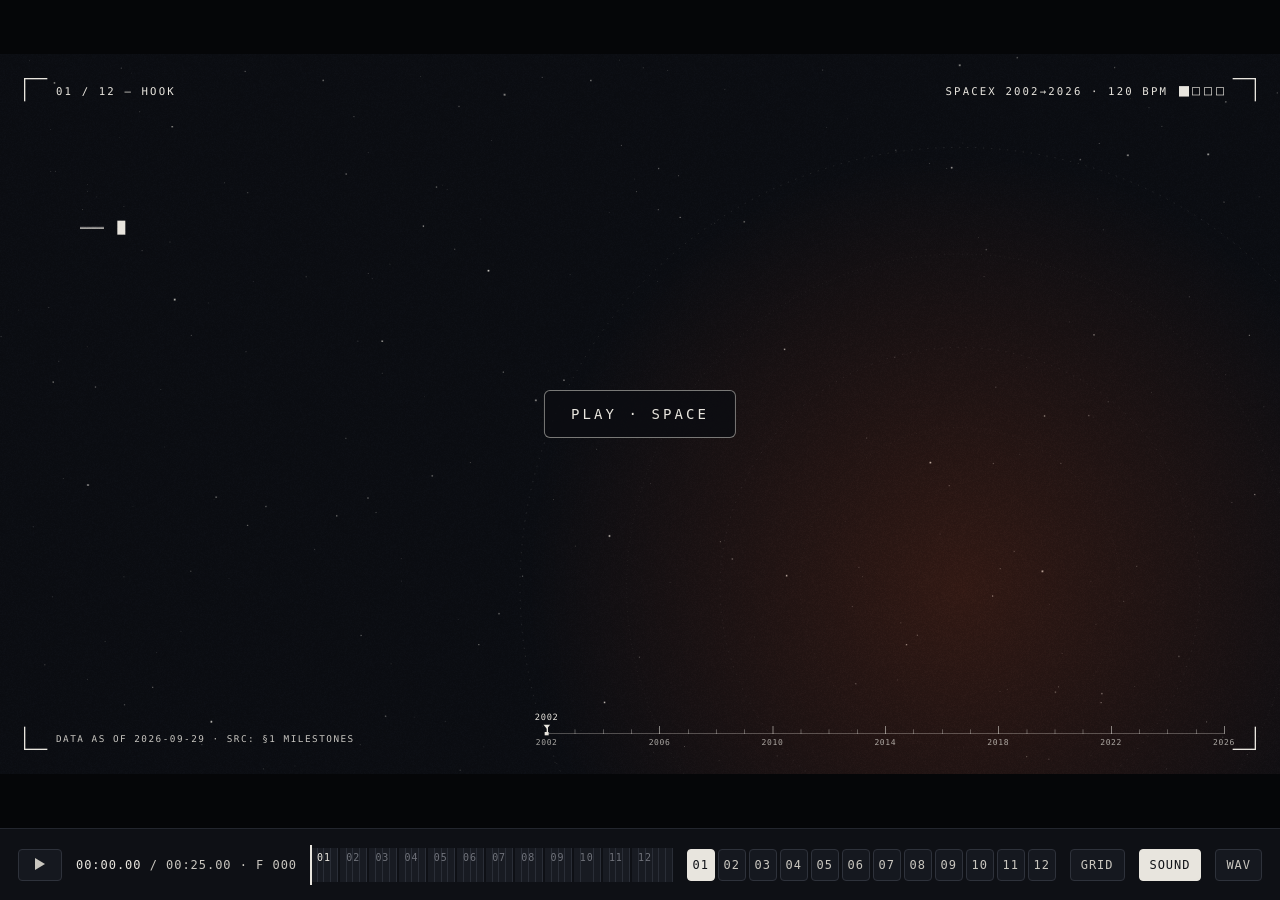
<file: 1. SpaceX Motion/index.html>
<!doctype html>
<html lang="ko">
<head>
  <meta charset="utf-8">
  <meta name="viewport" content="width=device-width, initial-scale=1">
  <title>SpaceX 2002—2026 · Motion Graphic</title>
  <meta name="description" content="25초, 120 BPM 데이터 모션그래픽. SpaceX 2002–2026 데이터셋 기반.">
  <link rel="stylesheet" href="css/tokens.css">
  <link rel="stylesheet" href="css/stage.css">
  <link rel="stylesheet" href="css/hud.css">
  <link rel="stylesheet" href="css/scenes.css">
  <link rel="stylesheet" href="css/controls.css">
</head>
<body>
  <main id="viewport" aria-label="SpaceX 2002—2026 motion graphic">
    <div id="stage">
      <canvas id="starfield" width="1920" height="1080"></canvas>
      <div id="scenes"></div>
      <div id="transition-layer"></div>
      <div id="grain"></div>
      <div id="hud"></div>
      <div id="beatgrid" hidden></div>
    </div>
  </main>

  <div id="controls" role="toolbar" aria-label="Player controls"></div>

  <script defer src="js/core/util.js"></script>
  <script defer src="js/core/timeline.js"></script>
  <script defer src="js/data.js"></script>
  <script defer src="js/ui/components.js"></script>
  <script defer src="js/ui/vehicles.js"></script>
  <script defer src="js/ui/globe.js"></script>
  <script defer src="js/fx/textures.js"></script>
  <script defer src="js/hud.js"></script>
  <script defer src="js/scenes/01-hook.js"></script>
  <script defer src="js/scenes/02-failure.js"></script>
  <script defer src="js/scenes/03-orbit.js"></script>
  <script defer src="js/scenes/04-landing.js"></script>
  <script defer src="js/scenes/05-reuse.js"></script>
  <script defer src="js/scenes/06-cadence.js"></script>
  <script defer src="js/scenes/07-share.js"></script>
  <script defer src="js/scenes/08-starlink.js"></script>
  <script defer src="js/scenes/09-connect.js"></script>
  <script defer src="js/scenes/10-ipo.js"></script>
  <script defer src="js/scenes/11-montage.js"></script>
  <script defer src="js/scenes/12-endcard.js"></script>
  <script defer src="js/transitions.js"></script>
  <script defer src="js/engine.js"></script>
  <script defer src="js/audio.js"></script>
  <script defer src="js/controls.js"></script>
  <script defer src="js/main.js"></script>
</body>
</html>
</file>
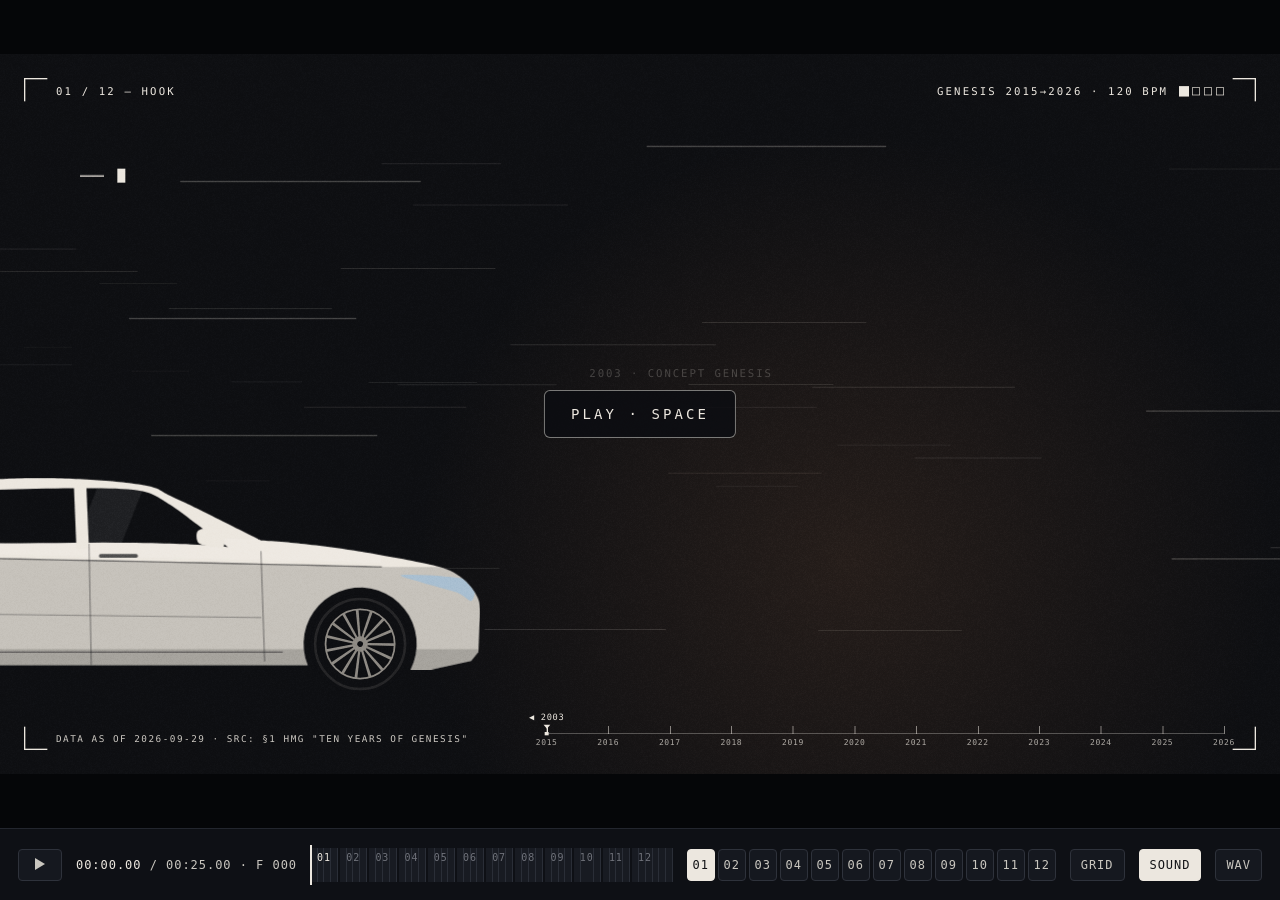
<file: 2. Genesis Motion/index.html>
<!doctype html>
<html lang="ko">
<head>
  <meta charset="utf-8">
  <meta name="viewport" content="width=device-width, initial-scale=1">
  <title>Genesis 2015—2026 · Motion Graphic</title>
  <meta name="description" content="25초, 120 BPM 데이터 모션그래픽. Genesis 2015–2026 브랜드 데이터셋 기반.">
  <link rel="stylesheet" href="css/tokens.css">
  <link rel="stylesheet" href="css/stage.css">
  <link rel="stylesheet" href="css/hud.css">
  <link rel="stylesheet" href="css/scenes.css">
  <link rel="stylesheet" href="css/controls.css">
</head>
<body>
  <main id="viewport" aria-label="Genesis 2015—2026 motion graphic">
    <div id="stage">
      <canvas id="streaks" width="1920" height="1080"></canvas>
      <div id="scenes"></div>
      <div id="transition-layer"></div>
      <div id="grain"></div>
      <div id="hud"></div>
      <div id="beatgrid" hidden></div>
    </div>
  </main>

  <div id="controls" role="toolbar" aria-label="Player controls"></div>

  <script defer src="js/core/util.js"></script>
  <script defer src="js/core/timeline.js"></script>
  <script defer src="js/data.js"></script>
  <script defer src="js/ui/components.js"></script>
  <script defer src="js/ui/cars.js"></script>
  <script defer src="js/fx/textures.js"></script>
  <script defer src="js/hud.js"></script>
  <script defer src="js/scenes/01-hook.js"></script>
  <script defer src="js/scenes/02-reveal.js"></script>
  <script defer src="js/scenes/03-pivot.js"></script>
  <script defer src="js/scenes/04-proof.js"></script>
  <script defer src="js/scenes/05-mix.js"></script>
  <script defer src="js/scenes/06-us.js"></script>
  <script defer src="js/scenes/07-milestone.js"></script>
  <script defer src="js/scenes/08-decade.js"></script>
  <script defer src="js/scenes/09-ev.js"></script>
  <script defer src="js/scenes/10-magma.js"></script>
  <script defer src="js/scenes/11-montage.js"></script>
  <script defer src="js/scenes/12-endcard.js"></script>
  <script defer src="js/transitions.js"></script>
  <script defer src="js/engine.js"></script>
  <script defer src="js/audio.js"></script>
  <script defer src="js/controls.js"></script>
  <script defer src="js/main.js"></script>
</body>
</html>
</file>
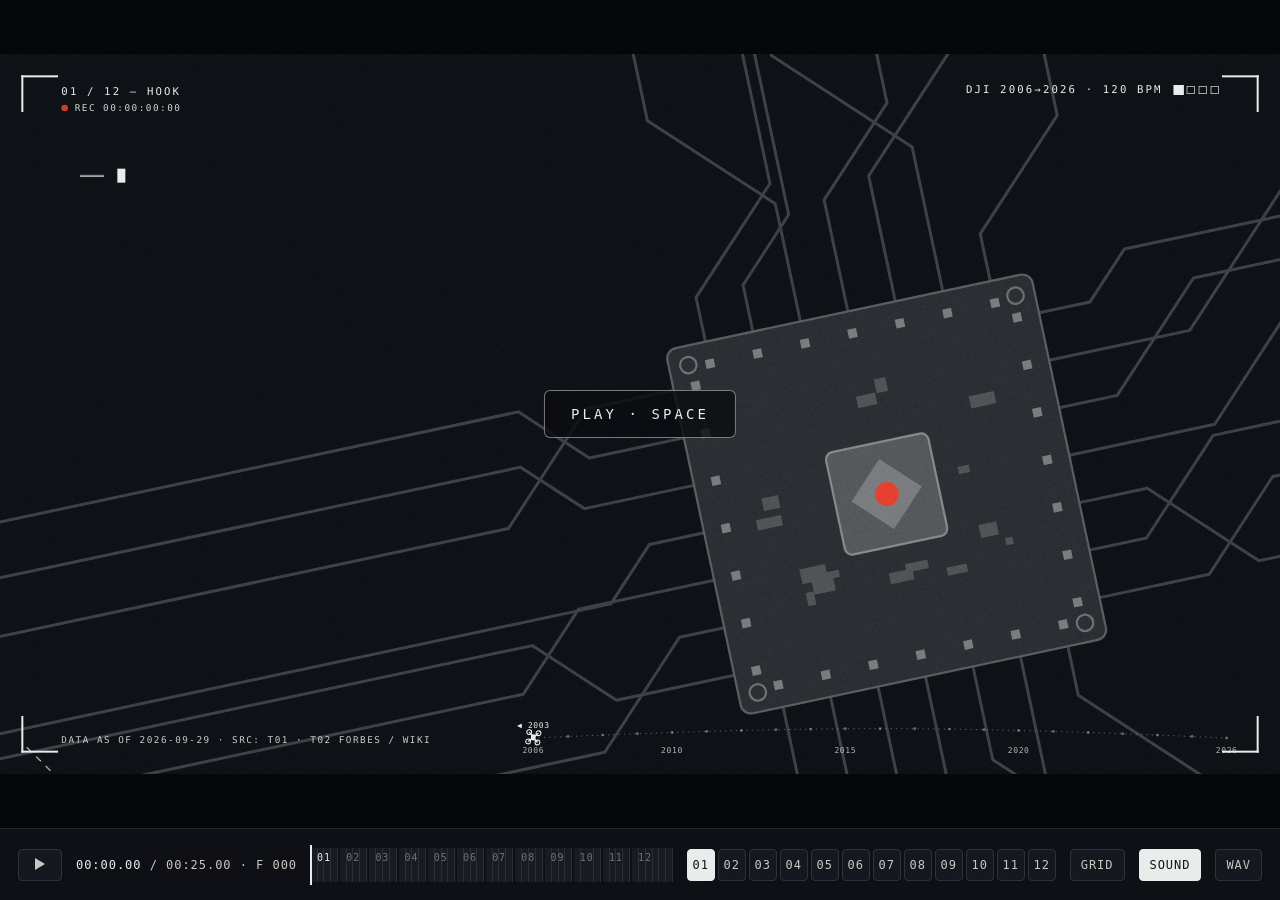
<file: 3. DJI Motion/index.html>
<!doctype html>
<html lang="ko">
<head>
  <meta charset="utf-8">
  <meta name="viewport" content="width=device-width, initial-scale=1">
  <title>DJI 2006—2026 · Motion Graphic</title>
  <meta name="description" content="25초, 120 BPM 데이터 모션그래픽. DJI 2006–2026 데이터셋 기반.">
  <link rel="stylesheet" href="css/tokens.css">
  <link rel="stylesheet" href="css/stage.css">
  <link rel="stylesheet" href="css/hud.css">
  <link rel="stylesheet" href="css/scenes.css">
  <link rel="stylesheet" href="css/controls.css">
</head>
<body>
  <main id="viewport" aria-label="DJI 2006—2026 motion graphic">
    <div id="stage">
      <canvas id="streaks" width="1920" height="1080"></canvas>
      <div id="scenes"></div>
      <div id="transition-layer"></div>
      <div id="letterbox"></div>
      <div id="grain"></div>
      <div id="hud"></div>
      <div id="beatgrid" hidden></div>
    </div>
  </main>

  <div id="controls" role="toolbar" aria-label="Player controls"></div>

  <script defer src="js/core/util.js"></script>
  <script defer src="js/core/timeline.js"></script>
  <script defer src="js/data.js"></script>
  <script defer src="js/ui/components.js"></script>
  <script defer src="js/ui/products.js"></script>
  <script defer src="js/fx/landscape.js"></script>
  <script defer src="js/fx/textures.js"></script>
  <script defer src="js/hud.js"></script>
  <script defer src="js/scenes/01-hook.js"></script>
  <script defer src="js/scenes/02-reveal.js"></script>
  <script defer src="js/scenes/03-proof.js"></script>
  <script defer src="js/scenes/04-share.js"></script>
  <script defer src="js/scenes/05-spec.js"></script>
  <script defer src="js/scenes/06-249g.js"></script>
  <script defer src="js/scenes/07-handheld.js"></script>
  <script defer src="js/scenes/08-crossover.js"></script>
  <script defer src="js/scenes/09-revenue.js"></script>
  <script defer src="js/scenes/10-wall.js"></script>
  <script defer src="js/scenes/11-montage.js"></script>
  <script defer src="js/scenes/12-endcard.js"></script>
  <script defer src="js/transitions.js"></script>
  <script defer src="js/engine.js"></script>
  <script defer src="js/audio.js"></script>
  <script defer src="js/controls.js"></script>
  <script defer src="js/main.js"></script>
</body>
</html>
</file>
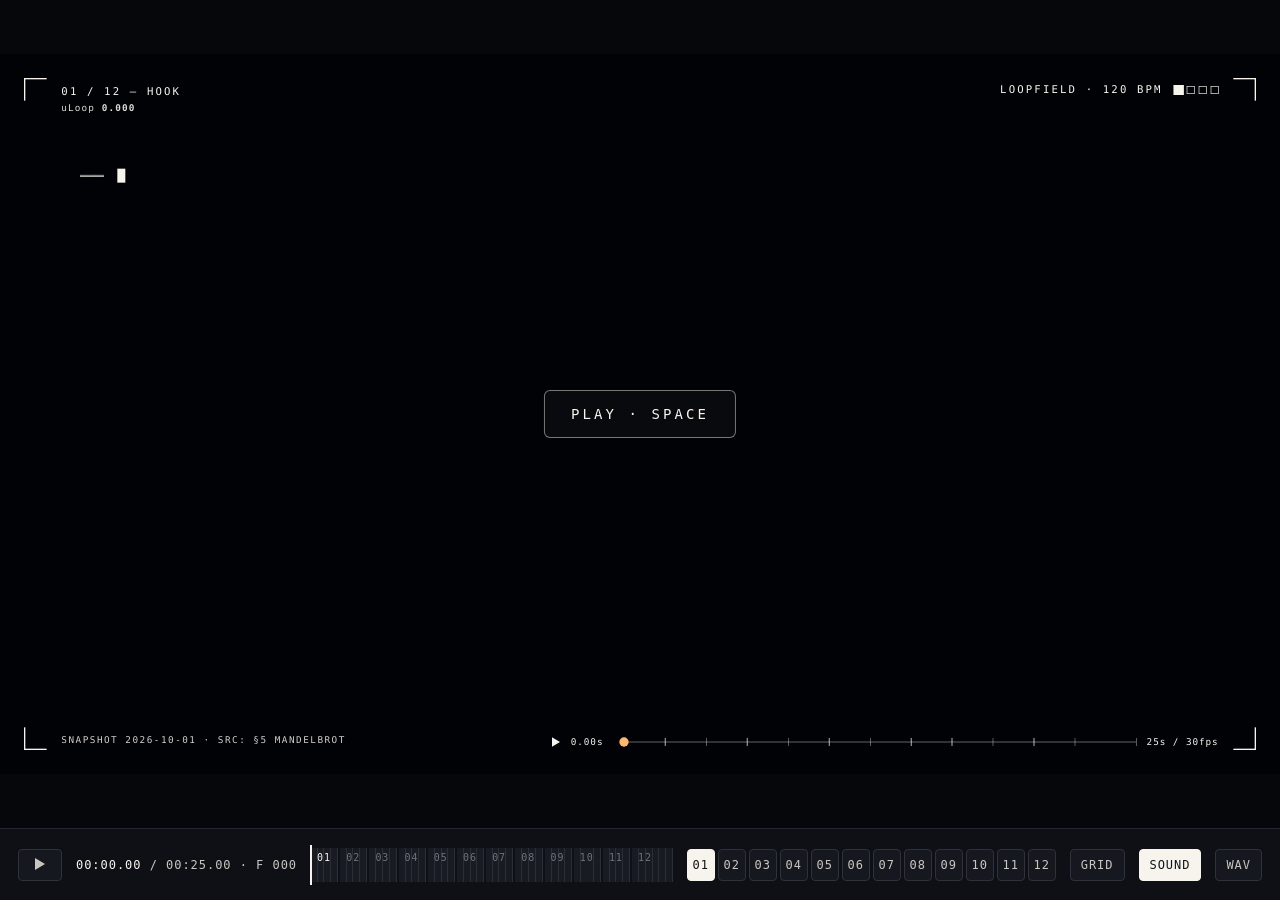
<file: 4. Loopfield-Studio Motion/index.html>
<!doctype html>
<html lang="ko">
<head>
  <meta charset="utf-8">
  <meta name="viewport" content="width=device-width, initial-scale=1">
  <title>Loopfield Studio · Motion Graphic</title>
  <meta name="description" content="25초, 120 BPM 모션그래픽. Loopfield Studio 프리셋 GLSL을 WebGL 2로 직접 렌더링한 소개 영상.">
  <link rel="stylesheet" href="css/tokens.css">
  <link rel="stylesheet" href="css/stage.css">
  <link rel="stylesheet" href="css/hud.css">
  <link rel="stylesheet" href="css/scenes.css">
  <link rel="stylesheet" href="css/controls.css">
</head>
<body>
  <main id="viewport" aria-label="Loopfield Studio motion graphic">
    <div id="stage">
      <canvas id="gl" width="1920" height="1080"></canvas>
      <div id="scenes"></div>
      <div id="grain"></div>
      <div id="hud"></div>
      <div id="beatgrid" hidden></div>
    </div>
  </main>

  <div id="controls" role="toolbar" aria-label="Player controls"></div>

  <script defer src="js/core/util.js"></script>
  <script defer src="js/core/timeline.js"></script>
  <script defer src="js/data.js"></script>
  <script defer src="js/ui/components.js"></script>
  <script defer src="js/fx/presets.js"></script>
  <script defer src="js/fx/gl.js"></script>
  <script defer src="js/fx/ink.js"></script>
  <script defer src="js/fx/textures.js"></script>
  <script defer src="js/hud.js"></script>
  <script defer src="js/scenes/01-hook.js"></script>
  <script defer src="js/scenes/02-reveal.js"></script>
  <script defer src="js/scenes/03-library.js"></script>
  <script defer src="js/scenes/04-layers.js"></script>
  <script defer src="js/scenes/05-palettes.js"></script>
  <script defer src="js/scenes/06-slider.js"></script>
  <script defer src="js/scenes/07-loop.js"></script>
  <script defer src="js/scenes/08-output.js"></script>
  <script defer src="js/scenes/09-local.js"></script>
  <script defer src="js/scenes/10-code.js"></script>
  <script defer src="js/scenes/11-montage.js"></script>
  <script defer src="js/scenes/12-endcard.js"></script>
  <script defer src="js/transitions.js"></script>
  <script defer src="js/engine.js"></script>
  <script defer src="js/audio.js"></script>
  <script defer src="js/controls.js"></script>
  <script defer src="js/main.js"></script>
</body>
</html>
</file>
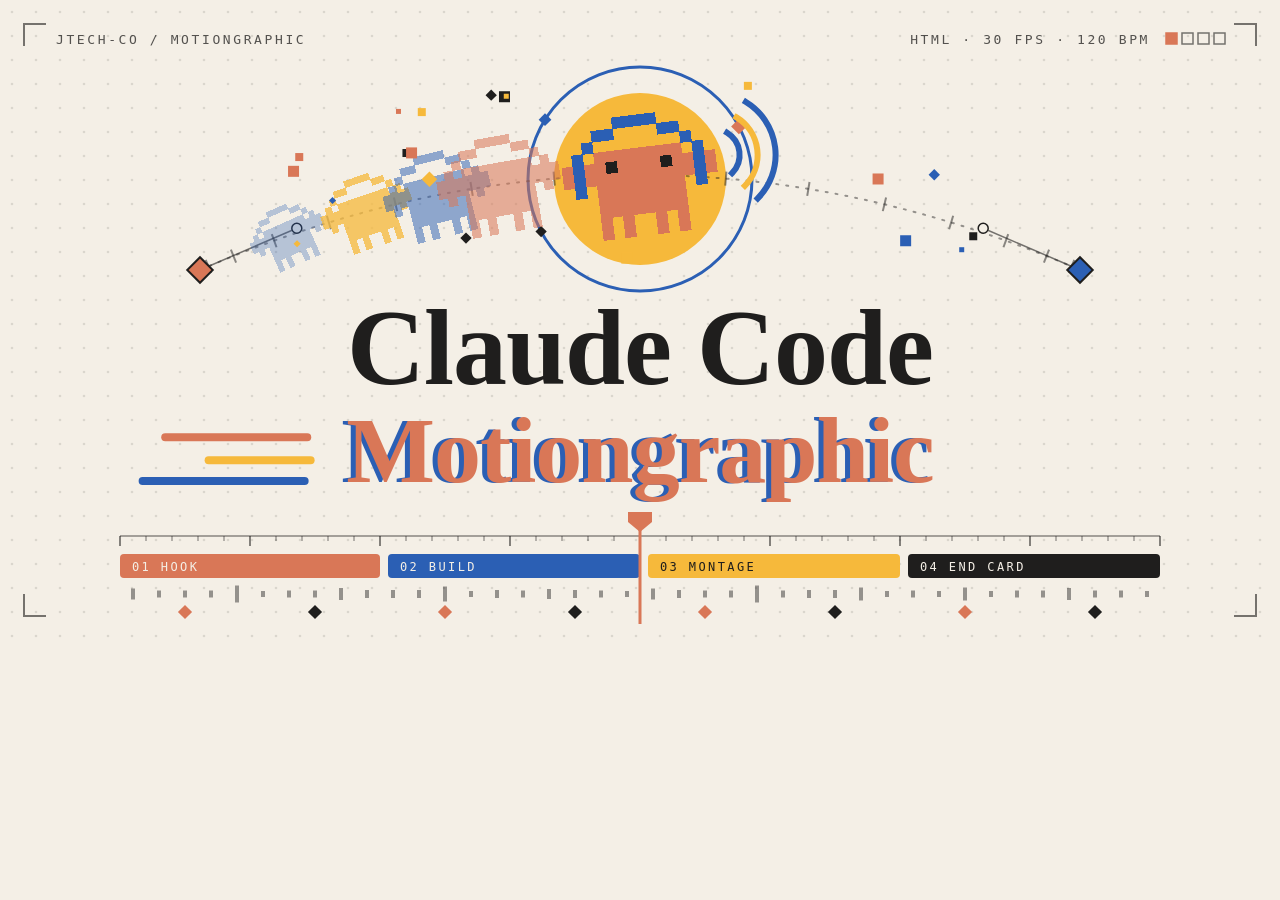
<file: assets/og-image.html>
<!doctype html>
<html lang="en">
<head>
  <meta charset="utf-8">
  <title>Claude Code Motiongraphic · OG image</title>
  <!-- Source of og-image.png (1280×640). Render: Chrome headless --screenshot at 1280×640. -->
  <style>
    html, body { margin: 0; background: #F4EFE6; }
    svg { display: block; }
    .title { font-family: Georgia, 'Times New Roman', serif; font-weight: 700; }
    .mono { font-family: 'JetBrains Mono', 'Cascadia Mono', Consolas, monospace; letter-spacing: .2em; }
  </style>
</head>
<body>
<svg id="og" width="1280" height="640" viewBox="0 0 1280 640" xmlns="http://www.w3.org/2000/svg"></svg>
<script>
(function () {
  'use strict';
  const C = {
    cream: '#F4EFE6', ink: '#1F1E1D', orange: '#D97757', blue: '#2B5FB4', yellow: '#F6B93B', line: '#1F1E1D',
  };
  const NS = 'http://www.w3.org/2000/svg';
  const svg = document.getElementById('og');
  const el = (tag, attrs = {}, parent = svg) => {
    const e = document.createElementNS(NS, tag);
    for (const k in attrs) e.setAttribute(k, attrs[k]);
    parent.appendChild(e);
    return e;
  };
  // seeded PRNG (mulberry32)
  let seed = 20260929;
  const rnd = () => {
    seed = (seed + 0x6d2b79f5) | 0;
    let t = Math.imul(seed ^ (seed >>> 15), 1 | seed);
    t = (t + Math.imul(t ^ (t >>> 7), 61 | t)) ^ t;
    return ((t ^ (t >>> 14)) >>> 0) / 4294967296;
  };

  // ---------- background ----------
  el('rect', { width: 1280, height: 640, fill: C.cream });
  const defs = el('defs');
  const pat = el('pattern', { id: 'dots', width: 24, height: 24, patternUnits: 'userSpaceOnUse' }, defs);
  el('circle', { cx: 12, cy: 12, r: 1.3, fill: C.ink, opacity: 0.12 }, pat);
  el('rect', { width: 1280, height: 640, fill: 'url(#dots)' });

  // ---------- motion path (bouncing-ball arc, character at the apex) ----------
  const P0 = [200, 270], CP = [640, 80], P2 = [1080, 270];
  const q = (t) => [
    (1 - t) * (1 - t) * P0[0] + 2 * (1 - t) * t * CP[0] + t * t * P2[0],
    (1 - t) * (1 - t) * P0[1] + 2 * (1 - t) * t * CP[1] + t * t * P2[1],
  ];
  const APEX = q(0.5);

  // Spotlight disk + orbit guides behind the character
  el('circle', { cx: APEX[0], cy: APEX[1] + 4, r: 86, fill: C.yellow });
  el('circle', { cx: APEX[0], cy: APEX[1] + 4, r: 112, fill: 'none', stroke: C.blue, 'stroke-width': 3 });
  // orbiting satellites on the blue ring
  [[-28, C.orange, 11], [152, C.ink, 8], [212, C.blue, 9]].forEach(([deg, col, s]) => {
    const a = (deg * Math.PI) / 180;
    const x = APEX[0] + 112 * Math.cos(a);
    const y = APEX[1] + 4 + 112 * Math.sin(a);
    el('rect', { x: x - s / 2, y: y - s / 2, width: s, height: s, fill: col, transform: `rotate(45 ${x} ${y})` });
  });

  // Path: dotted arc + easing spacing ticks
  el('path', { d: `M${P0} Q${CP} ${P2}`, fill: 'none', stroke: C.ink, 'stroke-width': 2, 'stroke-dasharray': '2 8', 'stroke-linecap': 'round', opacity: 0.45 });
  for (let i = 1; i < 16; i++) {
    const t = 0.5 - 0.5 * Math.cos((i / 16) * Math.PI); // ease-in-out spacing along the path
    if (Math.abs(t - 0.5) < 0.06) continue;
    const [x, y] = q(t);
    const [x2, y2] = q(t + 0.001);
    const a = Math.atan2(y2 - y, x2 - x) + Math.PI / 2;
    el('line', { x1: x - 7 * Math.cos(a), y1: y - 7 * Math.sin(a), x2: x + 7 * Math.cos(a), y2: y + 7 * Math.sin(a), stroke: C.ink, 'stroke-width': 2, opacity: 0.5 });
  }
  // Keyframes with bezier handles
  [[P0, C.orange], [P2, C.blue]].forEach(([p, col]) => {
    const hx = p[0] + (CP[0] - p[0]) * 0.22;
    const hy = p[1] + (CP[1] - p[1]) * 0.22;
    el('line', { x1: p[0], y1: p[1], x2: hx, y2: hy, stroke: C.ink, 'stroke-width': 1.5, opacity: 0.6 });
    el('circle', { cx: hx, cy: hy, r: 5, fill: C.cream, stroke: C.ink, 'stroke-width': 1.5 });
    el('rect', { x: p[0] - 9, y: p[1] - 9, width: 18, height: 18, fill: col, stroke: C.ink, 'stroke-width': 2, transform: `rotate(45 ${p[0]} ${p[1]})` });
  });

  // ---------- Claude Code character (pixel sprite, 14×11) ----------
  const U = 11;
  const PIX = [];
  const put = (cols, rows, color) => rows.forEach((r) => cols.forEach((c) => PIX.push([c, r, color])));
  const range = (a, b) => Array.from({ length: b - a + 1 }, (_, i) => a + i);
  put(range(0, 2), [4, 5], 'body'); // arms
  put(range(11, 13), [4, 5], 'body');
  put(range(3, 10), range(3, 8), 'body'); // body
  put([3, 5, 8, 10], [9, 10], 'body'); // legs
  put([4, 9], [4], 'eye');
  put([1, 12], range(3, 6), 'phones'); // ear cups
  put(range(5, 8), [0], 'phones'); // band
  put([3, 4, 9, 10], [1], 'phones');
  put([2, 11], [2], 'phones');

  function sprite(parent, cx, cy, s, rot, colors) {
    const g = el('g', { transform: `translate(${cx} ${cy}) rotate(${rot}) scale(${s}) translate(${-7 * U} ${-5.5 * U})`, 'shape-rendering': 'crispEdges' }, parent);
    PIX.forEach(([c, r, k]) => {
      const fill = colors[k];
      if (fill) el('rect', { x: c * U, y: r * U, width: U + 0.5, height: U + 0.5, fill }, g);
    });
    return g;
  }

  // Onion-skin echoes rising along the path (ease-out spacing toward the apex)
  const echoes = [
    [0.1, 0.5, -24, C.blue, 0.3],
    [0.19, 0.6, -19, C.yellow, 0.75],
    [0.27, 0.7, -14, C.blue, 0.5],
    [0.34, 0.8, -10, C.orange, 0.55],
  ];
  echoes.forEach(([t, s, rot, col, op]) => {
    const [x, y] = q(t);
    const g = sprite(svg, x, y, s, rot, { body: col, phones: col, eye: null });
    g.setAttribute('opacity', op);
  });

  // Main character with sound waves from the leading ear cup
  const main = el('g', { transform: `translate(${APEX[0]} ${APEX[1]}) rotate(-7)` });
  [[1, C.blue]].forEach(([side, col]) => {
    [26, 44, 62].forEach((r, i) => {
      const x0 = side * (6.5 * U + 4);
      const a = 0.9;
      const sx = x0 + side * r * Math.cos(a);
      const sy = -1 * U + -r * Math.sin(a);
      const ex = x0 + side * r * Math.cos(a);
      const ey = -1 * U + r * Math.sin(a);
      el('path', {
        d: `M${sx} ${sy} A${r} ${r} 0 0 ${side > 0 ? 1 : 0} ${ex} ${ey}`,
        fill: 'none', stroke: i === 1 ? C.yellow : col, 'stroke-width': 6, 'stroke-linecap': 'square',
      }, main);
    });
  });
  sprite(main, 0, 0, 1, 0, { body: C.orange, phones: C.blue, eye: C.ink });

  // Pixel confetti around the apex (kept above the title)
  const pal = [C.orange, C.blue, C.yellow, C.ink];
  for (let i = 0; i < 34; i++) {
    const a = rnd() * Math.PI * 2;
    const r = 130 + rnd() * 140;
    const x = APEX[0] + r * Math.cos(a) * 1.5;
    const y = APEX[1] + r * Math.sin(a) * 0.62;
    if (y > 262 || y < 70 || x < 260 || x > 1020) continue;
    const s = 5 + Math.floor(rnd() * 3) * 3;
    el('rect', { x: x - s / 2, y: y - s / 2, width: s, height: s, fill: pal[i % 4], transform: rnd() > 0.6 ? `rotate(45 ${x} ${y})` : '' });
  }

  // ---------- title ----------
  const t1 = el('text', { x: 640, y: 384, 'text-anchor': 'middle', class: 'title', 'font-size': 108, fill: C.ink, 'letter-spacing': '-1' });
  t1.textContent = 'Claude Code';
  const t2g = el('g');
  const mk = (dx, dy, fill) => {
    const t = el('text', { x: 640 + dx, y: 482 + dy, 'text-anchor': 'middle', class: 'title', 'font-size': 94, fill, 'letter-spacing': '-1' }, t2g);
    t.textContent = 'Motiongraphic';
    return t;
  };
  mk(-5, 0, C.blue);
  const t2 = mk(0, 0, C.orange);
  // Speed streaks leading into the second line
  const bb = t2.getBBox();
  [[-210, 0.34, 150, C.orange], [-176, 0.56, 110, C.yellow], [-236, 0.76, 170, C.blue]].forEach(([dx, fy, len, col]) => {
    el('rect', { x: bb.x - 34 - len + (dx + 200) * 0.1, y: bb.y + bb.height * fy, width: len, height: 8, rx: 4, fill: col });
  });

  // ---------- timeline ----------
  const TL = { x0: 120, x1: 1160, y: 536 };
  el('line', { x1: TL.x0, y1: TL.y, x2: TL.x1, y2: TL.y, stroke: C.ink, 'stroke-width': 1.5, opacity: 0.5 });
  for (let x = TL.x0, i = 0; x <= TL.x1; x += 26, i++) {
    el('line', { x1: x, y1: TL.y, x2: x, y2: TL.y + (i % 5 === 0 ? 10 : 5), stroke: C.ink, 'stroke-width': 1.5, opacity: i % 5 === 0 ? 0.7 : 0.4 });
  }
  const clips = [[120, 380, C.orange, '01 HOOK'], [388, 640, C.blue, '02 BUILD'], [648, 900, C.yellow, '03 MONTAGE'], [908, 1160, C.ink, '04 END CARD']];
  clips.forEach(([a, b, col, label]) => {
    el('rect', { x: a, y: TL.y + 18, width: b - a, height: 24, rx: 4, fill: col });
    const tx = el('text', { x: a + 12, y: TL.y + 35, class: 'mono', 'font-size': 12, fill: col === C.yellow ? C.ink : C.cream });
    tx.textContent = label;
  });
  // keyframes + waveform
  for (let i = 0; i < 40; i++) {
    const x = TL.x0 + 13 + i * 26;
    const h = 3 + Math.round((i % 4 === 0 ? 14 : 5) * (0.5 + rnd() * 0.5));
    el('rect', { x: x - 2, y: TL.y + 58 - h / 2, width: 4, height: h, fill: C.ink, opacity: 0.45 });
    if (i % 5 === 2) el('rect', { x: x - 5, y: TL.y + 71, width: 10, height: 10, fill: i % 10 === 2 ? C.orange : C.ink, transform: `rotate(45 ${x} ${TL.y + 76})` });
  }
  // playhead aligned with the character
  el('line', { x1: 640, y1: TL.y - 12, x2: 640, y2: TL.y + 88, stroke: C.orange, 'stroke-width': 3 });
  el('path', { d: `M628 ${TL.y - 24} H652 V${TL.y - 14} L640 ${TL.y - 4} L628 ${TL.y - 14} Z`, fill: C.orange });

  // ---------- HUD ----------
  const crop = (x, y, sx, sy) => el('path', { d: `M${x} ${y + sy * 22} V${y} H${x + sx * 22}`, fill: 'none', stroke: C.ink, 'stroke-width': 2, opacity: 0.6 });
  crop(24, 24, 1, 1); crop(1256, 24, -1, 1); crop(24, 616, 1, -1); crop(1256, 616, -1, -1);
  const tl = el('text', { x: 56, y: 44, class: 'mono', 'font-size': 13, fill: C.ink, opacity: 0.75 });
  tl.textContent = 'JTECH-CO / MOTIONGRAPHIC';
  const tr = el('text', { x: 1150, y: 44, 'text-anchor': 'end', class: 'mono', 'font-size': 13, fill: C.ink, opacity: 0.75 });
  tr.textContent = 'HTML · 30 FPS · 120 BPM';
  [0, 1, 2, 3].forEach((i) => el('rect', { x: 1166 + i * 16, y: 33, width: 11, height: 11, fill: i === 0 ? C.orange : 'none', stroke: i === 0 ? C.orange : C.ink, 'stroke-width': 1.5, opacity: i === 0 ? 1 : 0.6 }));

  window.OG_READY = true;
})();
</script>
</body>
</html>
</file>
<file: 1. SpaceX Motion/css/tokens.css>
/* Design tokens: palette, type stacks. Fonts resolve from the local system only (no network). */

@font-face {
  font-family: 'SX Display';
  src: local('Pretendard Black'), local('Pretendard-Black'), local('Pretendard Variable Black');
  font-weight: 900;
  font-style: normal;
}
@font-face {
  font-family: 'SX Display';
  src: local('Pretendard Bold'), local('Pretendard-Bold');
  font-weight: 700;
  font-style: normal;
}
@font-face {
  font-family: 'SX Mono';
  src: local('JetBrains Mono'), local('JetBrainsMono-Regular');
  font-weight: 400;
  font-style: normal;
}
@font-face {
  font-family: 'SX Mono';
  src: local('JetBrains Mono Bold'), local('JetBrainsMono-Bold');
  font-weight: 700;
  font-style: normal;
}

:root {
  --space: #0B0D12;
  --flame: #FF5A1F;
  --orbit: #2A5BFF;
  --paper: #E8E5DE;
  --signal: #FFC83D;
  --ink: #111318;

  --f-display: 'SX Display', 'Pretendard Variable', 'Noto Sans KR', 'Apple SD Gothic Neo',
    'Malgun Gothic', system-ui, sans-serif;
  --f-mono: 'SX Mono', 'JetBrains Mono', 'Cascadia Mono', 'SF Mono', Menlo, Consolas, monospace;

  --ctrl-h: 72px;
}
</file>
<file: 1. SpaceX Motion/css/stage.css>
/* Viewport, fixed 1920×1080 stage and global layers */

html,
body {
  margin: 0;
  height: 100%;
  background: #050608;
  color: var(--paper);
  overflow: hidden;
}

#viewport {
  position: fixed;
  inset: 0 0 var(--ctrl-h) 0;
  overflow: hidden;
}

#stage {
  position: absolute;
  left: 0;
  top: 0;
  width: 1920px;
  height: 1080px;
  transform-origin: 0 0;
  overflow: hidden;
  background: var(--space);
  font-variant-numeric: tabular-nums;
  -webkit-font-smoothing: antialiased;
  text-rendering: geometricPrecision;
}

#starfield,
#scenes,
#transition-layer,
#grain,
#hud,
#beatgrid {
  position: absolute;
  inset: 0;
  width: 1920px;
  height: 1080px;
}

#transition-layer,
#grain,
#hud,
#beatgrid {
  pointer-events: none;
}

#starfield { z-index: 0; }
#scenes { z-index: 1; }
#transition-layer { z-index: 2; }
#grain { z-index: 3; }
#hud { z-index: 5; }
#beatgrid { z-index: 6; }

#grain {
  opacity: 0.11;
  mix-blend-mode: soft-light;
  background-size: 256px 256px;
}

/* Capture mode: stage pinned at 1:1, no chrome */
body.capture {
  background: var(--space);
}
body.capture #viewport {
  inset: 0;
}
body.capture #controls,
body.capture #bigplay {
  display: none !important;
}

/* Beat grid overlay (toggle) */
#beatgrid {
  color: var(--signal);
  font-family: var(--f-mono);
}
#beatgrid .bg-col {
  position: absolute;
  top: 0;
  bottom: 0;
  width: 1px;
  background: currentColor;
  opacity: 0.22;
}
#beatgrid .bg-safe {
  position: absolute;
  left: 96px;
  top: 54px;
  right: 96px;
  bottom: 54px;
  border: 1px dashed currentColor;
  opacity: 0.35;
}
#beatgrid .bg-flash {
  position: absolute;
  left: 0;
  right: 0;
  top: 0;
  height: 10px;
  background: currentColor;
}
#beatgrid .bg-read {
  position: absolute;
  left: 50%;
  top: 110px;
  transform: translateX(-50%);
  padding: 10px 16px;
  font-size: 22px;
  letter-spacing: 0.12em;
  color: var(--ink);
  background: var(--signal);
  white-space: pre;
}
#beatgrid .bg-cells {
  position: absolute;
  left: 50%;
  top: 170px;
  transform: translateX(-50%);
  display: flex;
  gap: 8px;
}
#beatgrid .bg-cells i {
  width: 40px;
  height: 12px;
  border: 2px solid var(--signal);
}
#beatgrid .bg-cells i.on {
  background: var(--signal);
}
</file>
<file: 1. SpaceX Motion/css/hud.css>
/* Persistent HUD: crop marks, scene id, beat cells, year ruler, data source line */

#hud {
  color: var(--hud-fg, var(--paper));
  font-family: var(--f-mono);
  font-size: 16px;
  letter-spacing: 0.2em;
  text-transform: uppercase;
  z-index: 5;
}

.crop {
  position: absolute;
  width: 28px;
  height: 28px;
  border-color: currentColor;
  border-style: solid;
  border-width: 0;
}
.crop.tl { left: 36px; top: 36px; border-left-width: 2px; border-top-width: 2px; }
.crop.tr { right: 36px; top: 36px; border-right-width: 2px; border-top-width: 2px; }
.crop.bl { left: 36px; bottom: 36px; border-left-width: 2px; border-bottom-width: 2px; }
.crop.br { right: 36px; bottom: 36px; border-right-width: 2px; border-bottom-width: 2px; }

.hud-tl {
  position: absolute;
  left: 84px;
  top: 46px;
  white-space: nowrap;
}

.hud-tr {
  position: absolute;
  right: 84px;
  top: 46px;
  display: flex;
  align-items: center;
  gap: 18px;
  white-space: nowrap;
}
.hud-beats {
  display: flex;
  gap: 6px;
}
.hud-beats i {
  display: block;
  width: 12px;
  height: 12px;
  border: 1.5px solid currentColor;
  box-sizing: border-box;
}
.hud-beats i.on {
  background: currentColor;
}

.hud-src {
  position: absolute;
  left: 84px;
  bottom: 44px;
  font-size: 14px;
  letter-spacing: 0.16em;
  white-space: nowrap;
  opacity: 0.85;
}

.hud-ruler {
  position: absolute;
  left: 820px;
  width: 1016px;
  bottom: 46px;
  height: 40px;
}
.hud-ruler .base {
  position: absolute;
  left: 0;
  right: 0;
  bottom: 14px;
  height: 1px;
  background: currentColor;
  opacity: 0.45;
}
.hud-ruler .tick {
  position: absolute;
  bottom: 14px;
  width: 1px;
  height: 7px;
  background: currentColor;
  opacity: 0.5;
}
.hud-ruler .tick.major {
  height: 12px;
  opacity: 0.8;
}
.hud-ruler .tick.lit {
  opacity: 1;
  height: 12px;
  width: 2px;
}
.hud-ruler .lbl {
  position: absolute;
  bottom: -6px;
  font-size: 12px;
  letter-spacing: 0.08em;
  transform: translateX(-50%);
  opacity: 0.7;
}
.hud-ruler .hl {
  position: absolute;
  bottom: 12px;
  height: 5px;
  background: currentColor;
}
.hud-ruler .mark {
  position: absolute;
  bottom: 22px;
  transform: translateX(-50%);
  font-size: 13px;
  letter-spacing: 0.08em;
  white-space: nowrap;
}
.hud-ruler .mark::after {
  content: '';
  display: block;
  width: 0;
  height: 0;
  margin: 3px auto 0;
  border-left: 5px solid transparent;
  border-right: 5px solid transparent;
  border-top: 6px solid currentColor;
}
</file>
<file: 1. SpaceX Motion/css/scenes.css>
/* Scene roots, shared motion components and per-scene details */

.scene {
  position: absolute;
  inset: 0;
  overflow: hidden;
  color: var(--fg);
}
.scene.bg-dark   { --fg: var(--paper); --bg: var(--space);  --accent: var(--flame); background: transparent; }
.scene.bg-orange { --fg: var(--ink);   --bg: var(--flame);  --accent: var(--paper); background: var(--flame); }
.scene.bg-blue   { --fg: var(--paper); --bg: var(--orbit);  --accent: var(--signal); background: var(--orbit); }
.scene.bg-paper  { --fg: var(--ink);   --bg: var(--paper);  --accent: var(--flame); background: var(--paper); }
.scene.bg-yellow { --fg: var(--ink);   --bg: var(--signal); --accent: var(--orbit); background: var(--signal); }

.cam {
  position: absolute;
  inset: 0;
  transform-origin: 960px 540px;
}
.cam > *,
.abs {
  position: absolute;
}
.full {
  left: 0;
  top: 0;
  width: 1920px;
  height: 1080px;
  overflow: visible;
}

/* ---------- textures ---------- */

.blueprint {
  inset: -200px;
  background-image:
    linear-gradient(rgba(17, 19, 24, 0.075) 1px, transparent 1px),
    linear-gradient(90deg, rgba(17, 19, 24, 0.075) 1px, transparent 1px),
    linear-gradient(rgba(17, 19, 24, 0.12) 1px, transparent 1px),
    linear-gradient(90deg, rgba(17, 19, 24, 0.12) 1px, transparent 1px);
  background-size: 40px 40px, 40px 40px, 200px 200px, 200px 200px;
}

.dotgrid {
  inset: 0;
  background-image: radial-gradient(circle, rgba(232, 229, 222, 0.28) 1.3px, transparent 1.9px);
  background-size: 30px 30px;
}

.glow {
  width: 1400px;
  height: 1400px;
  margin: -700px 0 0 -700px;
  border-radius: 50%;
  pointer-events: none;
}

/* ---------- type ---------- */

.headline {
  font-family: var(--f-display);
  font-weight: 900;
  line-height: 1.08;
  letter-spacing: -0.035em;
  white-space: nowrap;
}
.hl-line {
  display: block;
}
.headline .ch {
  display: inline-block;
  white-space: pre;
}

.caption {
  display: flex;
  align-items: center;
  font-family: var(--f-mono);
  font-size: 20px;
  letter-spacing: 0.2em;
  text-transform: uppercase;
  white-space: pre;
}
.caption::before {
  content: '';
  width: 36px;
  height: 2px;
  margin-right: 16px;
  background: currentColor;
}
.cap-cur {
  display: inline-block;
  width: 0.62em;
  height: 1.05em;
  margin-left: 4px;
  background: currentColor;
}

.mono {
  font-family: var(--f-mono);
  font-size: 16px;
  letter-spacing: 0.18em;
  text-transform: uppercase;
  white-space: nowrap;
}

.counter {
  font-family: var(--f-display);
  font-weight: 900;
  line-height: 1;
  letter-spacing: -0.02em;
  white-space: nowrap;
  font-variant-numeric: tabular-nums;
}
.counter span {
  display: inline-block;
  white-space: pre;
}
.counter .d {
  width: 0.6em;
  text-align: center;
}
.counter .p {
  width: 0.26em;
  text-align: center;
}

.chip {
  padding: 10px 16px 9px;
  border: 2px solid currentColor;
  font-family: var(--f-mono);
  font-size: 18px;
  letter-spacing: 0.14em;
  text-transform: uppercase;
  white-space: nowrap;
  transform-origin: 0 50%;
}
.chip b {
  font-family: var(--f-display);
  font-weight: 900;
  letter-spacing: -0.01em;
  font-size: 1.35em;
  margin-left: 10px;
}

/* ---------- stamp ---------- */

.stamp {
  color: var(--stamp-color, var(--flame));
  transform-origin: 50% 50%;
}
.stamp-in {
  padding: 14px 26px 12px;
  border: 5px solid currentColor;
  outline: 2px solid currentColor;
  outline-offset: 5px;
  text-align: center;
  -webkit-mask-image: var(--stamp-mask);
  mask-image: var(--stamp-mask);
  -webkit-mask-size: 220px 220px;
  mask-size: 220px 220px;
}
.stamp-main {
  font-family: var(--f-display);
  font-weight: 900;
  font-size: 64px;
  line-height: 1;
  letter-spacing: 0.04em;
  white-space: nowrap;
}
.stamp-sub {
  margin-top: 8px;
  font-family: var(--f-mono);
  font-size: 14px;
  letter-spacing: 0.22em;
  white-space: nowrap;
}

/* ---------- 01 hook ---------- */

.roller {
  display: inline-block;
  position: relative;
  vertical-align: top;
}
.roller-row {
  display: inline-flex;
}
.roll-col {
  display: inline-block;
  width: 0.6em;
  height: 1em;
  line-height: 1;
  overflow: hidden;
  text-align: center;
}
.roll-strip {
  display: block;
}
.roll-strip span {
  display: block;
  height: 1em;
}
.roller .ghost {
  position: absolute;
  left: 0;
  top: 0;
}
.trail {
  width: 4px;
  background: var(--paper);
}

/* ---------- 02 failure ---------- */

.slot {
  width: 292px;
  height: 440px;
  border: 2px solid var(--ink);
  box-sizing: border-box;
  overflow: hidden;
}
.slot-fill {
  position: absolute;
  inset: 0;
  background: var(--flame);
}
.slot-top {
  position: absolute;
  left: 16px;
  right: 16px;
  top: 14px;
  display: flex;
  justify-content: space-between;
  font-family: var(--f-mono);
  font-size: 14px;
  letter-spacing: 0.18em;
}
.slot-year {
  position: absolute;
  left: 16px;
  top: 44px;
  font-family: var(--f-display);
  font-weight: 900;
  font-size: 70px;
  line-height: 1;
  letter-spacing: -0.02em;
}
.slot-bottom {
  position: absolute;
  left: 16px;
  right: 16px;
  bottom: 12px;
  display: flex;
  justify-content: space-between;
  font-family: var(--f-mono);
  font-size: 13px;
  letter-spacing: 0.18em;
}
.slot svg {
  position: absolute;
  left: 0;
  top: 0;
}

/* ---------- 09 connect / 10 ipo ---------- */

.price-chip {
  padding: 8px 12px 9px;
  border: 2px solid var(--ink);
  background: var(--paper);
  color: var(--ink);
  transform-origin: 50% 100%;
  white-space: nowrap;
}
.price-chip.below {
  transform-origin: 50% 0;
}
.price-chip .k {
  display: block;
  font-family: var(--f-mono);
  font-size: 13px;
  letter-spacing: 0.18em;
}
.price-chip .v {
  display: block;
  margin-top: 4px;
  font-family: var(--f-display);
  font-weight: 900;
  font-size: 34px;
  line-height: 1;
  letter-spacing: -0.01em;
}
.price-chip.hot {
  background: var(--flame);
}
.price-chip.solid {
  background: var(--ink);
  color: var(--paper);
}

/* ---------- 11 montage ---------- */

.cut {
  position: absolute;
  inset: 0;
  color: var(--fg);
}
.cut > * {
  position: absolute;
}
.cut.bg-dark   { --fg: var(--paper); background: var(--space); }
.cut.bg-orange { --fg: var(--ink);   background: var(--flame); }
.cut.bg-blue   { --fg: var(--paper); background: var(--orbit); }
.cut.bg-paper  { --fg: var(--ink);   background: var(--paper); }
.cut.bg-yellow { --fg: var(--ink);   background: var(--signal); }
.cut-big {
  left: 0;
  width: 1920px;
  text-align: center;
}
.cut-label {
  left: 0;
  width: 1920px;
  text-align: center;
  font-size: 22px;
  letter-spacing: 0.26em;
}
.cut-idx {
  left: 120px;
  top: 172px;
  font-size: 18px;
}
.segbar {
  display: flex;
  height: 26px;
}
.segbar i {
  display: block;
  height: 100%;
}
.seglabels {
  display: flex;
  justify-content: space-between;
  font-size: 15px;
  letter-spacing: 0.16em;
}

/* ---------- 12 end card ---------- */

.subcopy {
  font-family: var(--f-display);
  font-weight: 700;
  font-size: 34px;
  line-height: 1.2;
  letter-spacing: -0.01em;
  white-space: nowrap;
}
.title {
  font-family: var(--f-display);
  font-weight: 900;
  font-size: 118px;
  line-height: 1;
  letter-spacing: -0.01em;
  white-space: nowrap;
}
</file>
<file: 1. SpaceX Motion/css/controls.css>
/* Player chrome (outside the stage, hidden in capture mode) */

#controls {
  position: fixed;
  left: 0;
  right: 0;
  bottom: 0;
  height: var(--ctrl-h);
  display: flex;
  align-items: center;
  gap: 14px;
  padding: 0 18px;
  box-sizing: border-box;
  background: #0E1015;
  border-top: 1px solid #23262E;
  color: #C9C6BF;
  font: 12px/1 var(--f-mono);
  letter-spacing: 0.08em;
  user-select: none;
}

#controls button {
  height: 32px;
  min-width: 32px;
  padding: 0 10px;
  border: 1px solid #2E323B;
  border-radius: 4px;
  background: #15181F;
  color: inherit;
  font: inherit;
  letter-spacing: inherit;
  cursor: pointer;
  transition: background-color 120ms ease-out, border-color 120ms ease-out;
}
#controls button:hover {
  background: #1D212A;
  border-color: #3B404B;
}
#controls button:focus-visible {
  outline: 2px solid var(--signal);
  outline-offset: 1px;
}
#controls button[aria-pressed='true'] {
  background: var(--paper);
  border-color: var(--paper);
  color: var(--ink);
}
#controls .play {
  width: 44px;
  font-size: 14px;
}

.c-time {
  min-width: 190px;
  white-space: nowrap;
  font-variant-numeric: tabular-nums;
}
.c-time b {
  color: var(--paper);
  font-weight: 400;
}

.c-scrub {
  position: relative;
  flex: 1;
  height: 34px;
  cursor: pointer;
  touch-action: none;
}
.c-segs {
  position: absolute;
  inset: 0;
  display: flex;
  gap: 2px;
}
.c-seg {
  position: relative;
  height: 100%;
  background: #181B22;
  background-image: repeating-linear-gradient(90deg, transparent 0 calc(var(--bw) - 1px), #2A2E37 calc(var(--bw) - 1px) var(--bw));
  overflow: hidden;
}
.c-seg span {
  position: absolute;
  left: 6px;
  top: 5px;
  font-size: 10px;
  color: #6F727A;
  pointer-events: none;
}
.c-seg.on span {
  color: var(--paper);
}
.c-fill {
  position: absolute;
  left: 0;
  top: auto;
  bottom: 0;
  height: 3px;
  background: var(--flame);
  pointer-events: none;
}
.c-head {
  position: absolute;
  top: -3px;
  bottom: -3px;
  width: 2px;
  margin-left: -1px;
  background: var(--paper);
  pointer-events: none;
}

.c-scenes {
  display: flex;
  gap: 3px;
}
#controls .c-scenes button {
  min-width: 28px;
  padding: 0 4px;
}

@media (max-width: 1100px) {
  .c-scenes {
    display: none;
  }
}
@media (max-width: 640px) {
  .c-time {
    min-width: 0;
  }
  .c-time .c-frame {
    display: none;
  }
}

#bigplay {
  position: fixed;
  left: 50%;
  top: calc((100% - var(--ctrl-h)) / 2);
  transform: translate(-50%, -50%);
  padding: 16px 26px;
  border: 1px solid rgba(232, 229, 222, 0.5);
  border-radius: 6px;
  background: rgba(11, 13, 18, 0.82);
  color: var(--paper);
  font: 14px/1 var(--f-mono);
  letter-spacing: 0.22em;
  cursor: pointer;
}
#bigplay:hover {
  background: rgba(11, 13, 18, 0.95);
}
#bigplay[hidden] {
  display: none;
}
</file>
<file: 2. Genesis Motion/css/tokens.css>
/* Design tokens: palette, type stacks. Fonts resolve from the local system only (no network). */

@font-face {
  font-family: 'SX Display';
  src: local('Pretendard Black'), local('Pretendard-Black'), local('Pretendard Variable Black');
  font-weight: 900;
  font-style: normal;
}
@font-face {
  font-family: 'SX Display';
  src: local('Pretendard Bold'), local('Pretendard-Bold');
  font-weight: 700;
  font-style: normal;
}
@font-face {
  font-family: 'SX Mono';
  src: local('JetBrains Mono'), local('JetBrainsMono-Regular');
  font-weight: 400;
  font-style: normal;
}
@font-face {
  font-family: 'SX Mono';
  src: local('JetBrains Mono Bold'), local('JetBrainsMono-Bold');
  font-weight: 700;
  font-style: normal;
}

:root {
  --black: #0E0F12;
  --copper: #B9794F;
  --glacier: #A9BFD1;
  --paper: #ECE7DF;
  --magma: #FF5F1F;
  --ink: #121316;

  --f-display: 'SX Display', 'Pretendard Variable', 'Noto Sans KR', 'Apple SD Gothic Neo',
    'Malgun Gothic', system-ui, sans-serif;
  --f-mono: 'SX Mono', 'JetBrains Mono', 'Cascadia Mono', 'SF Mono', Menlo, Consolas, monospace;

  --ctrl-h: 72px;
}
</file>
<file: 2. Genesis Motion/css/stage.css>
/* Viewport, fixed 1920×1080 stage and global layers */

html,
body {
  margin: 0;
  height: 100%;
  background: #050608;
  color: var(--paper);
  overflow: hidden;
}

#viewport {
  position: fixed;
  inset: 0 0 var(--ctrl-h) 0;
  overflow: hidden;
}

#stage {
  position: absolute;
  left: 0;
  top: 0;
  width: 1920px;
  height: 1080px;
  transform-origin: 0 0;
  overflow: hidden;
  background: var(--black);
  font-variant-numeric: tabular-nums;
  -webkit-font-smoothing: antialiased;
  text-rendering: geometricPrecision;
}

#streaks,
#scenes,
#transition-layer,
#grain,
#hud,
#beatgrid {
  position: absolute;
  inset: 0;
  width: 1920px;
  height: 1080px;
}

#transition-layer,
#grain,
#hud,
#beatgrid {
  pointer-events: none;
}

#streaks { z-index: 0; }
#scenes { z-index: 1; }
#transition-layer { z-index: 2; }
#grain { z-index: 3; }
#hud { z-index: 5; }
#beatgrid { z-index: 6; }

#grain {
  opacity: 0.11;
  mix-blend-mode: soft-light;
  background-size: 256px 256px;
}

/* Capture mode: stage pinned at 1:1, no chrome */
body.capture {
  background: var(--black);
}
body.capture #viewport {
  inset: 0;
}
body.capture #controls,
body.capture #bigplay {
  display: none !important;
}

/* Beat grid overlay (toggle) */
#beatgrid {
  color: var(--magma);
  font-family: var(--f-mono);
}
#beatgrid .bg-col {
  position: absolute;
  top: 0;
  bottom: 0;
  width: 1px;
  background: currentColor;
  opacity: 0.22;
}
#beatgrid .bg-safe {
  position: absolute;
  left: 96px;
  top: 54px;
  right: 96px;
  bottom: 54px;
  border: 1px dashed currentColor;
  opacity: 0.35;
}
#beatgrid .bg-flash {
  position: absolute;
  left: 0;
  right: 0;
  top: 0;
  height: 10px;
  background: currentColor;
}
#beatgrid .bg-read {
  position: absolute;
  left: 50%;
  top: 110px;
  transform: translateX(-50%);
  padding: 10px 16px;
  font-size: 22px;
  letter-spacing: 0.12em;
  color: var(--ink);
  background: var(--magma);
  white-space: pre;
}
#beatgrid .bg-cells {
  position: absolute;
  left: 50%;
  top: 170px;
  transform: translateX(-50%);
  display: flex;
  gap: 8px;
}
#beatgrid .bg-cells i {
  width: 40px;
  height: 12px;
  border: 2px solid var(--magma);
}
#beatgrid .bg-cells i.on {
  background: var(--magma);
}
</file>
<file: 2. Genesis Motion/css/hud.css>
/* Persistent HUD: crop marks, scene id, beat cells, year ruler, data source line */

#hud {
  color: var(--hud-fg, var(--paper));
  font-family: var(--f-mono);
  font-size: 16px;
  letter-spacing: 0.2em;
  text-transform: uppercase;
  z-index: 5;
}

.crop {
  position: absolute;
  width: 28px;
  height: 28px;
  border-color: currentColor;
  border-style: solid;
  border-width: 0;
}
.crop.tl { left: 36px; top: 36px; border-left-width: 2px; border-top-width: 2px; }
.crop.tr { right: 36px; top: 36px; border-right-width: 2px; border-top-width: 2px; }
.crop.bl { left: 36px; bottom: 36px; border-left-width: 2px; border-bottom-width: 2px; }
.crop.br { right: 36px; bottom: 36px; border-right-width: 2px; border-bottom-width: 2px; }

.hud-tl {
  position: absolute;
  left: 84px;
  top: 46px;
  white-space: nowrap;
}

.hud-tr {
  position: absolute;
  right: 84px;
  top: 46px;
  display: flex;
  align-items: center;
  gap: 18px;
  white-space: nowrap;
}
.hud-beats {
  display: flex;
  gap: 6px;
}
.hud-beats i {
  display: block;
  width: 12px;
  height: 12px;
  border: 1.5px solid currentColor;
  box-sizing: border-box;
}
.hud-beats i.on {
  background: currentColor;
}

.hud-src {
  position: absolute;
  left: 84px;
  bottom: 44px;
  font-size: 14px;
  letter-spacing: 0.16em;
  white-space: nowrap;
  opacity: 0.85;
}

.hud-ruler {
  position: absolute;
  left: 820px;
  width: 1016px;
  bottom: 46px;
  height: 40px;
}
.hud-ruler .base {
  position: absolute;
  left: 0;
  right: 0;
  bottom: 14px;
  height: 1px;
  background: currentColor;
  opacity: 0.45;
}
.hud-ruler .tick {
  position: absolute;
  bottom: 14px;
  width: 1px;
  height: 7px;
  background: currentColor;
  opacity: 0.5;
}
.hud-ruler .tick.major {
  height: 12px;
  opacity: 0.8;
}
.hud-ruler .tick.lit {
  opacity: 1;
  height: 12px;
  width: 2px;
}
.hud-ruler .lbl {
  position: absolute;
  bottom: -6px;
  font-size: 12px;
  letter-spacing: 0.08em;
  transform: translateX(-50%);
  opacity: 0.7;
}
.hud-ruler .hl {
  position: absolute;
  bottom: 12px;
  height: 5px;
  background: currentColor;
}
.hud-ruler .mark {
  position: absolute;
  bottom: 22px;
  transform: translateX(-50%);
  font-size: 13px;
  letter-spacing: 0.08em;
  white-space: nowrap;
}
.hud-ruler .mark::after {
  content: '';
  display: block;
  width: 0;
  height: 0;
  margin: 3px auto 0;
  border-left: 5px solid transparent;
  border-right: 5px solid transparent;
  border-top: 6px solid currentColor;
}
</file>
<file: 2. Genesis Motion/css/scenes.css>
/* Scene roots, shared motion components and per-scene details */

.scene {
  position: absolute;
  inset: 0;
  overflow: hidden;
  color: var(--fg);
}
.scene.bg-dark    { --fg: var(--paper); --bg: var(--black);   background: transparent; }
.scene.bg-copper  { --fg: var(--ink);   --bg: var(--copper);  background: var(--copper); }
.scene.bg-glacier { --fg: var(--ink);   --bg: var(--glacier); background: var(--glacier); }
.scene.bg-paper   { --fg: var(--ink);   --bg: var(--paper);   background: var(--paper); }
.scene.bg-magma   { --fg: var(--ink);   --bg: var(--magma);   background: var(--magma); }

.cam {
  position: absolute;
  inset: 0;
  transform-origin: 960px 540px;
}
.cam > *,
.abs {
  position: absolute;
}
.full {
  left: 0;
  top: 0;
  width: 1920px;
  height: 1080px;
  overflow: visible;
}

/* ---------- textures ---------- */

/* G-Matrix-like diamond halftone (abstract motif, not a brand asset) */
.diamonds {
  inset: -60px;
  background-image: url("data:image/svg+xml;utf8,<svg xmlns='http://www.w3.org/2000/svg' width='28' height='28'><path d='M14 9 L19 14 L14 19 L9 14Z' fill='%23121316' fill-opacity='0.075'/></svg>");
  background-size: 28px 28px;
}

.glow {
  width: 1400px;
  height: 1400px;
  margin: -700px 0 0 -700px;
  border-radius: 50%;
  pointer-events: none;
}

/* ---------- type ---------- */

.headline {
  font-family: var(--f-display);
  font-weight: 900;
  line-height: 1.08;
  letter-spacing: -0.035em;
  white-space: nowrap;
}
.hl-line {
  display: block;
}
.headline .ch {
  display: inline-block;
  white-space: pre;
}

.caption {
  display: flex;
  align-items: center;
  font-family: var(--f-mono);
  font-size: 20px;
  letter-spacing: 0.2em;
  text-transform: uppercase;
  white-space: pre;
}
.caption::before {
  content: '';
  width: 36px;
  height: 2px;
  margin-right: 16px;
  background: currentColor;
}
.cap-cur {
  display: inline-block;
  width: 0.62em;
  height: 1.05em;
  margin-left: 4px;
  background: currentColor;
}

.mono {
  font-family: var(--f-mono);
  font-size: 16px;
  letter-spacing: 0.18em;
  text-transform: uppercase;
  white-space: nowrap;
}

.counter {
  font-family: var(--f-display);
  font-weight: 900;
  line-height: 1;
  letter-spacing: -0.02em;
  white-space: nowrap;
  font-variant-numeric: tabular-nums;
}
.counter span {
  display: inline-block;
  white-space: pre;
}
.counter .d {
  width: 0.6em;
  text-align: center;
}
.counter .p {
  width: 0.26em;
  text-align: center;
}

.chip {
  padding: 10px 16px 9px;
  border: 2px solid currentColor;
  font-family: var(--f-mono);
  font-size: 18px;
  letter-spacing: 0.14em;
  text-transform: uppercase;
  white-space: nowrap;
  transform-origin: 0 50%;
}
.chip b {
  font-family: var(--f-display);
  font-weight: 900;
  letter-spacing: -0.01em;
  font-size: 1.35em;
  margin-left: 10px;
}

/* ---------- stamp ---------- */

.stamp {
  color: var(--stamp-color, var(--magma));
  transform-origin: 50% 50%;
}
.stamp-in {
  padding: 14px 26px 12px;
  border: 5px solid currentColor;
  outline: 2px solid currentColor;
  outline-offset: 5px;
  text-align: center;
  -webkit-mask-image: var(--stamp-mask);
  mask-image: var(--stamp-mask);
  -webkit-mask-size: 220px 220px;
  mask-size: 220px 220px;
}
.stamp-main {
  font-family: var(--f-display);
  font-weight: 900;
  font-size: 58px;
  line-height: 1;
  letter-spacing: 0.04em;
  white-space: nowrap;
}
.stamp-sub {
  margin-top: 8px;
  font-family: var(--f-mono);
  font-size: 14px;
  letter-spacing: 0.22em;
  white-space: nowrap;
}

/* ---------- 01 hook ---------- */

.roller {
  display: inline-block;
  position: relative;
  vertical-align: top;
}
.roller-row {
  display: inline-flex;
}
.roll-col {
  display: inline-block;
  width: 0.6em;
  height: 1em;
  line-height: 1;
  overflow: hidden;
  text-align: center;
}
.roll-strip {
  display: block;
}
.roll-strip span {
  display: block;
  height: 1em;
}
.nameplate {
  font-family: var(--f-display);
  font-weight: 900;
  font-size: 66px;
  line-height: 1;
  letter-spacing: 0.3em;
  white-space: pre;
}
.nameplate span {
  display: inline-block;
}

/* ---------- 02 cards ---------- */

.deck {
  left: 0;
  top: 0;
  width: 1920px;
  height: 1080px;
  perspective: 1800px;
}
.card {
  position: absolute;
  width: 540px;
  height: 330px;
  margin: -165px 0 0 -270px;
  background: var(--ink);
  color: var(--paper);
  box-sizing: border-box;
  transform-origin: 50% 100%;
}
.card-name {
  position: absolute;
  left: 26px;
  top: 20px;
  font-family: var(--f-display);
  font-weight: 900;
  font-size: 84px;
  line-height: 1;
  letter-spacing: -0.02em;
}
.card-meta {
  position: absolute;
  right: 24px;
  top: 26px;
  text-align: right;
  font-family: var(--f-mono);
  font-size: 15px;
  line-height: 1.7;
  letter-spacing: 0.18em;
}
.card svg {
  position: absolute;
  left: 0;
  top: 0;
}
.card-fill {
  background: var(--ink);
}

/* ---------- 03 name label ---------- */

.model-name {
  font-family: var(--f-display);
  font-weight: 900;
  font-size: 128px;
  line-height: 1;
  letter-spacing: -0.02em;
  white-space: nowrap;
}
.model-name span {
  display: inline-block;
  overflow: hidden;
  vertical-align: top;
}

/* ---------- 05 race rows ---------- */

.row-label {
  font-family: var(--f-mono);
  font-size: 14px;
  letter-spacing: 0.12em;
  white-space: nowrap;
}
.row-value {
  font-family: var(--f-mono);
  font-size: 15px;
  letter-spacing: 0.08em;
  white-space: nowrap;
}
.row-value b {
  font-family: var(--f-display);
  font-weight: 900;
  font-size: 30px;
  letter-spacing: -0.01em;
  margin-right: 8px;
}

/* ---------- 09 toggle ---------- */

.toggle {
  display: flex;
  align-items: center;
  gap: 18px;
  font-family: var(--f-mono);
  font-size: 18px;
  letter-spacing: 0.16em;
  white-space: nowrap;
}
.toggle-pill {
  position: relative;
  width: 112px;
  height: 52px;
  border: 3px solid var(--ink);
  border-radius: 26px;
  box-sizing: border-box;
}
.toggle-knob {
  position: absolute;
  left: 5px;
  top: 5px;
  width: 36px;
  height: 36px;
  border-radius: 50%;
  background: var(--ink);
}

/* ---------- 11 montage ---------- */

.cut {
  position: absolute;
  inset: 0;
  color: var(--fg);
}
.cut > * {
  position: absolute;
}
.cut.bg-dark    { --fg: var(--paper); background: var(--black); }
.cut.bg-copper  { --fg: var(--ink);   background: var(--copper); }
.cut.bg-glacier { --fg: var(--ink);   background: var(--glacier); }
.cut.bg-paper   { --fg: var(--ink);   background: var(--paper); }
.cut.bg-magma   { --fg: var(--ink);   background: var(--magma); }
.cut-label {
  font-size: 22px;
  letter-spacing: 0.26em;
}
.cut-idx {
  left: 120px;
  top: 172px;
  font-size: 18px;
}

/* ---------- 12 end card ---------- */

.subcopy {
  font-family: var(--f-display);
  font-weight: 700;
  line-height: 1.2;
  letter-spacing: -0.01em;
  white-space: nowrap;
}
.title {
  font-family: var(--f-display);
  font-weight: 900;
  line-height: 1;
  letter-spacing: -0.01em;
  white-space: nowrap;
}
</file>
<file: 2. Genesis Motion/css/controls.css>
/* Player chrome (outside the stage, hidden in capture mode) */

#controls {
  position: fixed;
  left: 0;
  right: 0;
  bottom: 0;
  height: var(--ctrl-h);
  display: flex;
  align-items: center;
  gap: 14px;
  padding: 0 18px;
  box-sizing: border-box;
  background: #0E1015;
  border-top: 1px solid #23262E;
  color: #C9C6BF;
  font: 12px/1 var(--f-mono);
  letter-spacing: 0.08em;
  user-select: none;
}

#controls button {
  height: 32px;
  min-width: 32px;
  padding: 0 10px;
  border: 1px solid #2E323B;
  border-radius: 4px;
  background: #15181F;
  color: inherit;
  font: inherit;
  letter-spacing: inherit;
  cursor: pointer;
  transition: background-color 120ms ease-out, border-color 120ms ease-out;
}
#controls button:hover {
  background: #1D212A;
  border-color: #3B404B;
}
#controls button:focus-visible {
  outline: 2px solid var(--magma);
  outline-offset: 1px;
}
#controls button[aria-pressed='true'] {
  background: var(--paper);
  border-color: var(--paper);
  color: var(--ink);
}
#controls .play {
  width: 44px;
  font-size: 14px;
}

.c-time {
  min-width: 190px;
  white-space: nowrap;
  font-variant-numeric: tabular-nums;
}
.c-time b {
  color: var(--paper);
  font-weight: 400;
}

.c-scrub {
  position: relative;
  flex: 1;
  height: 34px;
  cursor: pointer;
  touch-action: none;
}
.c-segs {
  position: absolute;
  inset: 0;
  display: flex;
  gap: 2px;
}
.c-seg {
  position: relative;
  height: 100%;
  background: #181B22;
  background-image: repeating-linear-gradient(90deg, transparent 0 calc(var(--bw) - 1px), #2A2E37 calc(var(--bw) - 1px) var(--bw));
  overflow: hidden;
}
.c-seg span {
  position: absolute;
  left: 6px;
  top: 5px;
  font-size: 10px;
  color: #6F727A;
  pointer-events: none;
}
.c-seg.on span {
  color: var(--paper);
}
.c-fill {
  position: absolute;
  left: 0;
  top: auto;
  bottom: 0;
  height: 3px;
  background: var(--magma);
  pointer-events: none;
}
.c-head {
  position: absolute;
  top: -3px;
  bottom: -3px;
  width: 2px;
  margin-left: -1px;
  background: var(--paper);
  pointer-events: none;
}

.c-scenes {
  display: flex;
  gap: 3px;
}
#controls .c-scenes button {
  min-width: 28px;
  padding: 0 4px;
}

@media (max-width: 1100px) {
  .c-scenes {
    display: none;
  }
}
@media (max-width: 640px) {
  .c-time {
    min-width: 0;
  }
  .c-time .c-frame {
    display: none;
  }
}

#bigplay {
  position: fixed;
  left: 50%;
  top: calc((100% - var(--ctrl-h)) / 2);
  transform: translate(-50%, -50%);
  padding: 16px 26px;
  border: 1px solid rgba(232, 229, 222, 0.5);
  border-radius: 6px;
  background: rgba(11, 13, 18, 0.82);
  color: var(--paper);
  font: 14px/1 var(--f-mono);
  letter-spacing: 0.22em;
  cursor: pointer;
}
#bigplay:hover {
  background: rgba(11, 13, 18, 0.95);
}
#bigplay[hidden] {
  display: none;
}
</file>
<file: 3. DJI Motion/css/tokens.css>
/* Design tokens: palette, type stacks. Fonts resolve from the local system only (no network). */

@font-face {
  font-family: 'SX Display';
  src: local('Pretendard Black'), local('Pretendard-Black'), local('Pretendard Variable Black');
  font-weight: 900;
  font-style: normal;
}
@font-face {
  font-family: 'SX Display';
  src: local('Pretendard Bold'), local('Pretendard-Bold');
  font-weight: 700;
  font-style: normal;
}
@font-face {
  font-family: 'SX Mono';
  src: local('JetBrains Mono'), local('JetBrainsMono-Regular');
  font-weight: 400;
  font-style: normal;
}
@font-face {
  font-family: 'SX Mono';
  src: local('JetBrains Mono Bold'), local('JetBrainsMono-Bold');
  font-weight: 700;
  font-style: normal;
}

:root {
  /* Night · Sky blue · Ridge slate · Mist paper · Beacon red (nav-light / REC red) */
  --night: #0E1216;
  --sky: #7EA6CC;
  --ridge: #4E5B66;
  --mist: #E8ECEA;
  --beacon: #E5412E;
  --ink: #111316;

  --f-display: 'SX Display', 'Pretendard Variable', 'Noto Sans KR', 'Apple SD Gothic Neo',
    'Malgun Gothic', system-ui, sans-serif;
  --f-mono: 'SX Mono', 'JetBrains Mono', 'Cascadia Mono', 'SF Mono', Menlo, Consolas, monospace;

  --ctrl-h: 72px;
}
</file>
<file: 3. DJI Motion/css/stage.css>
/* Viewport, fixed 1920×1080 stage and global layers */

html,
body {
  margin: 0;
  height: 100%;
  background: #05070A;
  color: var(--mist);
  overflow: hidden;
}

#viewport {
  position: fixed;
  inset: 0 0 var(--ctrl-h) 0;
  overflow: hidden;
}

#stage {
  position: absolute;
  left: 0;
  top: 0;
  width: 1920px;
  height: 1080px;
  transform-origin: 0 0;
  overflow: hidden;
  background: var(--night);
  font-variant-numeric: tabular-nums;
  -webkit-font-smoothing: antialiased;
  text-rendering: geometricPrecision;
}

#streaks,
#scenes,
#transition-layer,
#letterbox,
#grain,
#hud,
#beatgrid {
  position: absolute;
  inset: 0;
  width: 1920px;
  height: 1080px;
}

#transition-layer,
#letterbox,
#grain,
#hud,
#beatgrid {
  pointer-events: none;
}

#streaks { z-index: 0; }
#scenes { z-index: 1; }
#transition-layer { z-index: 2; }
#letterbox { z-index: 3; }
#grain { z-index: 4; }
#hud { z-index: 5; }
#beatgrid { z-index: 6; }

#grain {
  opacity: 0.1;
  mix-blend-mode: soft-light;
  background-size: 256px 256px;
}

/* 2.39:1 letterbox bars (height driven by scenes) */
#letterbox i {
  position: absolute;
  left: 0;
  width: 1920px;
  height: 0;
  background: var(--night);
}
#letterbox i:first-child { top: 0; }
#letterbox i:last-child { bottom: 0; }

/* Capture mode: stage pinned at 1:1, no chrome */
body.capture {
  background: var(--night);
}
body.capture #viewport {
  inset: 0;
}
body.capture #controls,
body.capture #bigplay {
  display: none !important;
}

/* Beat grid overlay (toggle) */
#beatgrid {
  color: var(--beacon);
  font-family: var(--f-mono);
}
#beatgrid .bg-col {
  position: absolute;
  top: 0;
  bottom: 0;
  width: 1px;
  background: currentColor;
  opacity: 0.22;
}
#beatgrid .bg-safe {
  position: absolute;
  left: 96px;
  top: 54px;
  right: 96px;
  bottom: 54px;
  border: 1px dashed currentColor;
  opacity: 0.35;
}
#beatgrid .bg-flash {
  position: absolute;
  left: 0;
  right: 0;
  top: 0;
  height: 10px;
  background: currentColor;
}
#beatgrid .bg-read {
  position: absolute;
  left: 50%;
  top: 110px;
  transform: translateX(-50%);
  padding: 10px 16px;
  font-size: 22px;
  letter-spacing: 0.12em;
  color: var(--ink);
  background: var(--beacon);
  white-space: pre;
}
#beatgrid .bg-cells {
  position: absolute;
  left: 50%;
  top: 170px;
  transform: translateX(-50%);
  display: flex;
  gap: 8px;
}
#beatgrid .bg-cells i {
  width: 40px;
  height: 12px;
  border: 2px solid var(--beacon);
}
#beatgrid .bg-cells i.on {
  background: var(--beacon);
}
</file>
<file: 3. DJI Motion/css/hud.css>
/* Persistent HUD in a camera-viewfinder style: corner brackets, scene id + REC timecode,
   BPM + 4 beat cells, 2006–2026 waypoint flight path, data source line */

#hud {
  color: var(--hud-fg, var(--mist));
  font-family: var(--f-mono);
  font-size: 16px;
  letter-spacing: 0.2em;
  text-transform: uppercase;
}

.vf {
  position: absolute;
  width: 44px;
  height: 44px;
  border-color: currentColor;
  border-style: solid;
  border-width: 0;
}
.vf.tl { left: 32px; top: 32px; border-left-width: 3px; border-top-width: 3px; }
.vf.tr { right: 32px; top: 32px; border-right-width: 3px; border-top-width: 3px; }
.vf.bl { left: 32px; bottom: 32px; border-left-width: 3px; border-bottom-width: 3px; }
.vf.br { right: 32px; bottom: 32px; border-right-width: 3px; border-bottom-width: 3px; }

.hud-tl {
  position: absolute;
  left: 92px;
  top: 44px;
  white-space: nowrap;
  line-height: 1.6;
}
.hud-rec {
  display: flex;
  align-items: center;
  gap: 10px;
  font-size: 14px;
  letter-spacing: 0.16em;
  opacity: 0.9;
}
.hud-rec i {
  display: block;
  width: 10px;
  height: 10px;
  border-radius: 50%;
  background: var(--beacon);
}

.hud-tr {
  position: absolute;
  right: 92px;
  top: 44px;
  display: flex;
  align-items: center;
  gap: 18px;
  white-space: nowrap;
}
.hud-beats {
  display: flex;
  gap: 6px;
}
.hud-beats i {
  display: block;
  width: 12px;
  height: 12px;
  border: 1.5px solid currentColor;
  box-sizing: border-box;
}
.hud-beats i.on {
  background: currentColor;
}

.hud-src {
  position: absolute;
  left: 92px;
  bottom: 42px;
  font-size: 14px;
  letter-spacing: 0.16em;
  white-space: nowrap;
  opacity: 0.85;
}

.hud-path {
  position: absolute;
  left: 800px;
  bottom: 30px;
  width: 1040px;
  height: 64px;
  overflow: visible;
}
.hud-path text {
  font-family: var(--f-mono);
  font-size: 12px;
  letter-spacing: 0.08em;
  fill: currentColor;
}
</file>
<file: 3. DJI Motion/css/scenes.css>
/* Scene roots, shared motion components and per-scene details */

.scene {
  position: absolute;
  inset: 0;
  overflow: hidden;
  color: var(--fg);
}
.scene.bg-night  { --fg: var(--mist); --bg: var(--night);  background: transparent; }
.scene.bg-sky    { --fg: var(--ink);  --bg: var(--sky);    background: var(--sky); }
.scene.bg-ridge  { --fg: var(--mist); --bg: var(--ridge);  background: var(--ridge); }
.scene.bg-mist   { --fg: var(--ink);  --bg: var(--mist);   background: var(--mist); }
.scene.bg-beacon { --fg: var(--ink);  --bg: var(--beacon); background: var(--beacon); }

.cam {
  position: absolute;
  inset: 0;
  transform-origin: 960px 540px;
}
.cam > *,
.abs {
  position: absolute;
}
.layer > * {
  position: absolute;
}
.full {
  left: 0;
  top: 0;
  width: 1920px;
  height: 1080px;
  overflow: visible;
}
canvas.full {
  overflow: hidden;
}

/* ---------- type ---------- */

.headline {
  font-family: var(--f-display);
  font-weight: 900;
  line-height: 1.08;
  letter-spacing: -0.035em;
  white-space: nowrap;
}
.hl-line {
  display: block;
}
.headline .ch {
  display: inline-block;
  white-space: pre;
}

.caption {
  display: flex;
  align-items: center;
  font-family: var(--f-mono);
  font-size: 20px;
  letter-spacing: 0.2em;
  text-transform: uppercase;
  white-space: pre;
}
.caption::before {
  content: '';
  width: 36px;
  height: 2px;
  margin-right: 16px;
  background: currentColor;
}
.cap-cur {
  display: inline-block;
  width: 0.62em;
  height: 1.05em;
  margin-left: 4px;
  background: currentColor;
}

.mono {
  font-family: var(--f-mono);
  font-size: 16px;
  letter-spacing: 0.18em;
  text-transform: uppercase;
  white-space: nowrap;
}
.mono.sm {
  font-size: 13px;
  letter-spacing: 0.14em;
}

.counter {
  font-family: var(--f-display);
  font-weight: 900;
  line-height: 1;
  letter-spacing: -0.02em;
  white-space: nowrap;
  font-variant-numeric: tabular-nums;
}
.counter span {
  display: inline-block;
  white-space: pre;
}
.counter .d {
  width: 0.6em;
  text-align: center;
}
.counter .p {
  width: 0.26em;
  text-align: center;
}

.chip {
  padding: 10px 16px 9px;
  border: 2px solid currentColor;
  font-family: var(--f-mono);
  font-size: 18px;
  letter-spacing: 0.14em;
  text-transform: uppercase;
  white-space: nowrap;
  transform-origin: 0 50%;
}
.chip b {
  font-family: var(--f-display);
  font-weight: 900;
  letter-spacing: -0.01em;
  font-size: 1.35em;
  margin-left: 10px;
}
.chip.solid {
  background: currentColor;
}
.chip.solid > * ,
.chip.solid {
  color: inherit;
}

/* Map-style label: small mono text with a leader tick */
.tag {
  font-family: var(--f-mono);
  font-size: 15px;
  letter-spacing: 0.14em;
  text-transform: uppercase;
  white-space: nowrap;
  padding: 6px 10px 5px;
  border-left: 3px solid currentColor;
}
.tag b {
  font-family: var(--f-display);
  font-weight: 900;
  font-size: 1.6em;
  letter-spacing: -0.01em;
  margin-right: 8px;
}

/* ---------- filming overlays ---------- */

.focus {
  border: 0;
}
.focus i {
  position: absolute;
  width: 26px;
  height: 26px;
  border-color: currentColor;
  border-style: solid;
  border-width: 0;
}
.focus i:nth-child(1) { left: 0; top: 0; border-left-width: 3px; border-top-width: 3px; }
.focus i:nth-child(2) { right: 0; top: 0; border-right-width: 3px; border-top-width: 3px; }
.focus i:nth-child(3) { left: 0; bottom: 0; border-left-width: 3px; border-bottom-width: 3px; }
.focus i:nth-child(4) { right: 0; bottom: 0; border-right-width: 3px; border-bottom-width: 3px; }

.thirds {
  left: 0;
  top: 0;
  width: 1920px;
  height: 1080px;
}
.thirds i {
  position: absolute;
  background: currentColor;
  opacity: 0.18;
}

.zoom-lbl {
  font-family: var(--f-mono);
  font-size: 22px;
  letter-spacing: 0.2em;
  padding: 8px 14px;
  border: 2px solid currentColor;
}

/* ---------- 11 montage ---------- */

.cut {
  position: absolute;
  inset: 0;
  color: var(--fg);
  overflow: hidden;
}
.cut > * {
  position: absolute;
}
.cut.bg-night  { --fg: var(--mist); background: var(--night); }
.cut.bg-sky    { --fg: var(--ink);  background: var(--sky); }
.cut.bg-ridge  { --fg: var(--mist); background: var(--ridge); }
.cut.bg-mist   { --fg: var(--ink);  background: var(--mist); }
.cut.bg-beacon { --fg: var(--ink);  background: var(--beacon); }
.cut-label {
  font-size: 22px;
  letter-spacing: 0.26em;
}
.cut-idx {
  left: 120px;
  top: 172px;
  font-size: 18px;
}
.cut-shot {
  right: 120px;
  top: 172px;
  font-size: 18px;
}

/* ---------- 12 end card ---------- */

.subcopy {
  font-family: var(--f-display);
  font-weight: 700;
  line-height: 1.25;
  letter-spacing: -0.01em;
  white-space: nowrap;
}
.title {
  font-family: var(--f-display);
  font-weight: 900;
  line-height: 1;
  letter-spacing: -0.01em;
  white-space: nowrap;
}
</file>
<file: 3. DJI Motion/css/controls.css>
/* Player chrome (outside the stage, hidden in capture mode) */

#controls {
  position: fixed;
  left: 0;
  right: 0;
  bottom: 0;
  height: var(--ctrl-h);
  display: flex;
  align-items: center;
  gap: 14px;
  padding: 0 18px;
  box-sizing: border-box;
  background: #0E1015;
  border-top: 1px solid #23262E;
  color: #C9C6BF;
  font: 12px/1 var(--f-mono);
  letter-spacing: 0.08em;
  user-select: none;
}

#controls button {
  height: 32px;
  min-width: 32px;
  padding: 0 10px;
  border: 1px solid #2E323B;
  border-radius: 4px;
  background: #15181F;
  color: inherit;
  font: inherit;
  letter-spacing: inherit;
  cursor: pointer;
  transition: background-color 120ms ease-out, border-color 120ms ease-out;
}
#controls button:hover {
  background: #1D212A;
  border-color: #3B404B;
}
#controls button:focus-visible {
  outline: 2px solid var(--beacon);
  outline-offset: 1px;
}
#controls button[aria-pressed='true'] {
  background: var(--mist);
  border-color: var(--mist);
  color: var(--ink);
}
#controls .play {
  width: 44px;
  font-size: 14px;
}

.c-time {
  min-width: 190px;
  white-space: nowrap;
  font-variant-numeric: tabular-nums;
}
.c-time b {
  color: var(--mist);
  font-weight: 400;
}

.c-scrub {
  position: relative;
  flex: 1;
  height: 34px;
  cursor: pointer;
  touch-action: none;
}
.c-segs {
  position: absolute;
  inset: 0;
  display: flex;
  gap: 2px;
}
.c-seg {
  position: relative;
  height: 100%;
  background: #181B22;
  background-image: repeating-linear-gradient(90deg, transparent 0 calc(var(--bw) - 1px), #2A2E37 calc(var(--bw) - 1px) var(--bw));
  overflow: hidden;
}
.c-seg span {
  position: absolute;
  left: 6px;
  top: 5px;
  font-size: 10px;
  color: #6F727A;
  pointer-events: none;
}
.c-seg.on span {
  color: var(--mist);
}
.c-fill {
  position: absolute;
  left: 0;
  top: auto;
  bottom: 0;
  height: 3px;
  background: var(--beacon);
  pointer-events: none;
}
.c-head {
  position: absolute;
  top: -3px;
  bottom: -3px;
  width: 2px;
  margin-left: -1px;
  background: var(--mist);
  pointer-events: none;
}

.c-scenes {
  display: flex;
  gap: 3px;
}
#controls .c-scenes button {
  min-width: 28px;
  padding: 0 4px;
}

@media (max-width: 1100px) {
  .c-scenes {
    display: none;
  }
}
@media (max-width: 640px) {
  .c-time {
    min-width: 0;
  }
  .c-time .c-frame {
    display: none;
  }
}

#bigplay {
  position: fixed;
  left: 50%;
  top: calc((100% - var(--ctrl-h)) / 2);
  transform: translate(-50%, -50%);
  padding: 16px 26px;
  border: 1px solid rgba(232, 229, 222, 0.5);
  border-radius: 6px;
  background: rgba(11, 13, 18, 0.82);
  color: var(--mist);
  font: 14px/1 var(--f-mono);
  letter-spacing: 0.22em;
  cursor: pointer;
}
#bigplay:hover {
  background: rgba(11, 13, 18, 0.95);
}
#bigplay[hidden] {
  display: none;
}
</file>
<file: 4. Loopfield-Studio Motion/css/tokens.css>
/* Design tokens: palette, type stacks. Fonts resolve from the local system only (no network). */

@font-face {
  font-family: 'SX Display';
  src: local('Pretendard Black'), local('Pretendard-Black'), local('Pretendard Variable Black');
  font-weight: 900;
  font-style: normal;
}
@font-face {
  font-family: 'SX Display';
  src: local('Pretendard Bold'), local('Pretendard-Bold');
  font-weight: 700;
  font-style: normal;
}
@font-face {
  font-family: 'SX Mono';
  src: local('JetBrains Mono'), local('JetBrainsMono-Regular');
  font-weight: 400;
  font-style: normal;
}
@font-face {
  font-family: 'SX Mono';
  src: local('JetBrains Mono Bold'), local('JetBrainsMono-Bold');
  font-weight: 700;
  font-style: normal;
}

:root {
  /* Dataset palette: default background #080b12 (§3), mono paper #f7f4ed and the aurora trio (§4), theme ink #111318 (§0) */
  --night: #080b12;
  --paper: #f7f4ed;
  --mint: #65fbd5;
  --violet: #ac76ff;
  --peach: #ffb86c;
  --ink: #111318;
  --accent: #ffb86c;

  --f-display: 'SX Display', 'Pretendard Variable', 'Noto Sans KR', 'Apple SD Gothic Neo',
    'Malgun Gothic', system-ui, sans-serif;
  --f-mono: 'SX Mono', 'JetBrains Mono', 'Cascadia Mono', 'SF Mono', Menlo, Consolas, monospace;

  --ctrl-h: 72px;
}
</file>
<file: 4. Loopfield-Studio Motion/css/stage.css>
/* Viewport, fixed 1920×1080 stage and global layers */

html,
body {
  margin: 0;
  height: 100%;
  background: #05070A;
  color: var(--paper);
  overflow: hidden;
}

#viewport {
  position: fixed;
  inset: 0 0 var(--ctrl-h) 0;
  overflow: hidden;
}

#stage {
  position: absolute;
  left: 0;
  top: 0;
  width: 1920px;
  height: 1080px;
  transform-origin: 0 0;
  overflow: hidden;
  background: var(--night);
  font-variant-numeric: tabular-nums;
  -webkit-font-smoothing: antialiased;
  text-rendering: geometricPrecision;
}

#gl,
#scenes,
#grain,
#hud,
#beatgrid {
  position: absolute;
  inset: 0;
  width: 1920px;
  height: 1080px;
}

#grain,
#hud,
#beatgrid {
  pointer-events: none;
}

#gl { z-index: 0; }
#scenes { z-index: 1; }
#grain { z-index: 4; }
#hud { z-index: 5; }
#beatgrid { z-index: 6; }

#grain {
  opacity: 0.1;
  mix-blend-mode: soft-light;
  background-size: 256px 256px;
}

#nogl {
  position: absolute;
  inset: 0;
  z-index: 7;
  display: grid;
  place-items: center;
  font-family: var(--f-mono);
  font-size: 22px;
  letter-spacing: 0.14em;
  color: var(--paper);
  background: var(--night);
}

/* Capture mode: stage pinned at 1:1, no chrome */
body.capture {
  background: var(--night);
}
body.capture #viewport {
  inset: 0;
}
body.capture #controls,
body.capture #bigplay {
  display: none !important;
}

/* Beat grid overlay (toggle) */
#beatgrid {
  color: var(--accent);
  font-family: var(--f-mono);
}
#beatgrid .bg-col {
  position: absolute;
  top: 0;
  bottom: 0;
  width: 1px;
  background: currentColor;
  opacity: 0.22;
}
#beatgrid .bg-safe {
  position: absolute;
  left: 96px;
  top: 54px;
  right: 96px;
  bottom: 54px;
  border: 1px dashed currentColor;
  opacity: 0.35;
}
#beatgrid .bg-flash {
  position: absolute;
  left: 0;
  right: 0;
  top: 0;
  height: 10px;
  background: currentColor;
}
#beatgrid .bg-read {
  position: absolute;
  left: 50%;
  top: 110px;
  transform: translateX(-50%);
  padding: 10px 16px;
  font-size: 22px;
  letter-spacing: 0.12em;
  color: var(--ink);
  background: var(--accent);
  white-space: pre;
}
#beatgrid .bg-cells {
  position: absolute;
  left: 50%;
  top: 170px;
  transform: translateX(-50%);
  display: flex;
  gap: 8px;
}
#beatgrid .bg-cells i {
  width: 40px;
  height: 12px;
  border: 2px solid var(--accent);
}
#beatgrid .bg-cells i.on {
  background: var(--accent);
}
</file>
<file: 4. Loopfield-Studio Motion/css/hud.css>
/* Persistent HUD in a shader-editor style: crop marks, scene id + global phase uLoop, brand + BPM + 4 beat cells,
   data source line, and a Loopfield-style transport bar (play glyph · seconds · 12-segment scrub · length/fps) */

#hud {
  color: var(--hud-fg, var(--paper));
  font-family: var(--f-mono);
  font-size: 16px;
  letter-spacing: 0.2em;
  text-transform: uppercase;
}

.crop {
  position: absolute;
  width: 34px;
  height: 34px;
}
.crop::before,
.crop::after {
  content: '';
  position: absolute;
  background: currentColor;
}
.crop::before { width: 34px; height: 2px; }
.crop::after { width: 2px; height: 34px; }
.crop.tl { left: 36px; top: 36px; }
.crop.tr { right: 36px; top: 36px; }
.crop.bl { left: 36px; bottom: 36px; }
.crop.br { right: 36px; bottom: 36px; }
.crop.tl::before, .crop.tl::after { left: 0; top: 0; }
.crop.tr::before, .crop.tr::after { right: 0; top: 0; }
.crop.bl::before, .crop.bl::after { left: 0; bottom: 0; }
.crop.br::before, .crop.br::after { right: 0; bottom: 0; }

.hud-tl {
  position: absolute;
  left: 92px;
  top: 44px;
  white-space: nowrap;
  line-height: 1.6;
}
.hud-phase {
  font-size: 14px;
  letter-spacing: 0.12em;
  text-transform: none;
  opacity: 0.9;
}
.hud-phase b {
  font-weight: 700;
}

.hud-tr {
  position: absolute;
  right: 92px;
  top: 44px;
  display: flex;
  align-items: center;
  gap: 18px;
  white-space: nowrap;
}
.hud-beats {
  display: flex;
  gap: 6px;
}
.hud-beats i {
  display: block;
  width: 12px;
  height: 12px;
  border: 1.5px solid currentColor;
  box-sizing: border-box;
}
.hud-beats i.on {
  background: currentColor;
}

.hud-src {
  position: absolute;
  left: 92px;
  bottom: 42px;
  font-size: 14px;
  letter-spacing: 0.16em;
  white-space: nowrap;
  opacity: 0.85;
}

.hud-transport {
  position: absolute;
  right: 92px;
  bottom: 36px;
  width: 1000px;
  height: 24px;
  display: flex;
  align-items: center;
  gap: 16px;
  font-size: 14px;
  letter-spacing: 0.1em;
  text-transform: none;
  white-space: nowrap;
}
.hud-play {
  width: 0;
  height: 0;
  border-left: 12px solid currentColor;
  border-top: 7px solid transparent;
  border-bottom: 7px solid transparent;
}
.hud-time {
  width: 64px;
}
.hud-scrub {
  position: relative;
  flex: 1;
  height: 24px;
}
.hud-scrub .rail,
.hud-scrub .fill {
  position: absolute;
  left: 0;
  top: 11px;
  height: 2px;
  background: currentColor;
}
.hud-scrub .rail {
  right: 0;
  opacity: 0.3;
}
.hud-scrub .tick {
  position: absolute;
  top: 6px;
  width: 1.5px;
  height: 12px;
  background: currentColor;
  opacity: 0.55;
}
.hud-scrub .head {
  position: absolute;
  top: 5px;
  width: 14px;
  height: 14px;
  margin-left: -7px;
  border-radius: 50%;
  background: var(--accent);
}
</file>
<file: 4. Loopfield-Studio Motion/css/scenes.css>
/* Scene roots, shared motion components and per-scene details */

.scene {
  position: absolute;
  inset: 0;
  overflow: hidden;
  color: var(--fg);
}
.scene { background: transparent; } /* the GL canvas underneath paints every background */
.scene.bg-night  { --fg: var(--paper); }
.scene.bg-paper  { --fg: var(--ink); }
.scene.bg-mint   { --fg: var(--ink); }
.scene.bg-violet { --fg: var(--ink); }
.scene.bg-peach  { --fg: var(--ink); }

.cam {
  position: absolute;
  inset: 0;
  transform-origin: 960px 540px;
}
.cam > *,
.abs {
  position: absolute;
}
.layer > * {
  position: absolute;
}
.full {
  left: 0;
  top: 0;
  width: 1920px;
  height: 1080px;
  overflow: visible;
}
canvas.full {
  overflow: hidden;
}
.layer > * {
  position: absolute;
}

/* ---------- type ---------- */

.headline {
  font-family: var(--f-display);
  font-weight: 900;
  line-height: 1.08;
  letter-spacing: -0.035em;
  white-space: nowrap;
}
.hl-line {
  display: block;
}
.headline .ch {
  display: inline-block;
  white-space: pre;
}

.caption {
  display: flex;
  align-items: center;
  font-family: var(--f-mono);
  font-size: 20px;
  letter-spacing: 0.2em;
  white-space: pre;
}
.caption::before {
  content: '';
  width: 36px;
  height: 2px;
  margin-right: 16px;
  background: currentColor;
}
.cap-cur {
  display: inline-block;
  width: 0.62em;
  height: 1.05em;
  margin-left: 4px;
  background: currentColor;
}

.mono {
  font-family: var(--f-mono);
  font-size: 16px;
  letter-spacing: 0.18em;
  white-space: nowrap;
}
.mono.sm {
  font-size: 13px;
  letter-spacing: 0.14em;
}

.counter {
  font-family: var(--f-display);
  font-weight: 900;
  line-height: 1;
  letter-spacing: -0.02em;
  white-space: nowrap;
  font-variant-numeric: tabular-nums;
}
.counter span {
  display: inline-block;
  white-space: pre;
}
.counter .d {
  width: 0.6em;
  text-align: center;
}
.counter .p {
  width: 0.26em;
  text-align: center;
}

.chip {
  padding: 10px 16px 9px;
  border: 2px solid currentColor;
  font-family: var(--f-mono);
  font-size: 18px;
  letter-spacing: 0.14em;
  white-space: nowrap;
  transform-origin: 0 50%;
}
.chip b {
  font-family: var(--f-display);
  font-weight: 900;
  letter-spacing: -0.01em;
  font-size: 1.35em;
  margin-left: 10px;
}
.chip.solid {
  background: currentColor;
}
.chip.solid > * ,
.chip.solid {
  color: inherit;
}

/* Map-style label: small mono text with a leader tick */
.tag {
  font-family: var(--f-mono);
  font-size: 15px;
  letter-spacing: 0.14em;
  white-space: nowrap;
  padding: 6px 10px 5px;
  border-left: 3px solid currentColor;
}
.tag b {
  font-family: var(--f-display);
  font-weight: 900;
  font-size: 1.6em;
  letter-spacing: -0.01em;
  margin-right: 8px;
}

/* ---------- 11 montage ---------- */

.plate {
  display: flex;
  flex-direction: column;
  justify-content: center;
  gap: 14px;
  padding: 34px 44px 30px;
  transform-origin: 0 50%;
}
.plate .title {
  line-height: 0.95;
}
.plate.bg-night  { background: var(--night);  color: var(--paper); }
.plate.bg-paper  { background: var(--paper);  color: var(--ink); }
.plate.bg-mint   { background: var(--mint);   color: var(--ink); }
.plate.bg-violet { background: var(--violet); color: var(--ink); }
.plate.bg-peach  { background: var(--peach);  color: var(--ink); }
.cut-idx,
.cut-name {
  font-family: var(--f-mono);
  font-size: 18px;
  letter-spacing: 0.2em;
  text-transform: uppercase;
  white-space: nowrap;
  padding: 8px 12px;
  background: var(--night);
  color: var(--paper);
}

/* ---------- display titles (montage numbers, end card) ---------- */

.title {
  font-family: var(--f-display);
  font-weight: 900;
  line-height: 1;
  letter-spacing: -0.02em;
  white-space: nowrap;
  font-variant-numeric: tabular-nums;
}
.subcopy {
  font-family: var(--f-display);
  font-weight: 700;
  line-height: 1.3;
  letter-spacing: -0.01em;
  white-space: nowrap;
}
.domain {
  font-family: var(--f-display);
  font-weight: 900;
  line-height: 1;
  letter-spacing: -0.03em;
  white-space: pre;
}
.domain .cur {
  display: inline-block;
  width: 0.08em;
  height: 0.9em;
  margin-left: 0.04em;
  vertical-align: -0.06em;
  background: var(--accent);
}
</file>
<file: 4. Loopfield-Studio Motion/css/controls.css>
/* Player chrome (outside the stage, hidden in capture mode) */

#controls {
  position: fixed;
  left: 0;
  right: 0;
  bottom: 0;
  height: var(--ctrl-h);
  display: flex;
  align-items: center;
  gap: 14px;
  padding: 0 18px;
  box-sizing: border-box;
  background: #0E1015;
  border-top: 1px solid #23262E;
  color: #C9C6BF;
  font: 12px/1 var(--f-mono);
  letter-spacing: 0.08em;
  user-select: none;
}

#controls button {
  height: 32px;
  min-width: 32px;
  padding: 0 10px;
  border: 1px solid #2E323B;
  border-radius: 4px;
  background: #15181F;
  color: inherit;
  font: inherit;
  letter-spacing: inherit;
  cursor: pointer;
  transition: background-color 120ms ease-out, border-color 120ms ease-out;
}
#controls button:hover {
  background: #1D212A;
  border-color: #3B404B;
}
#controls button:focus-visible {
  outline: 2px solid var(--accent);
  outline-offset: 1px;
}
#controls button[aria-pressed='true'] {
  background: var(--paper);
  border-color: var(--paper);
  color: var(--ink);
}
#controls .play {
  width: 44px;
  font-size: 14px;
}

.c-time {
  min-width: 190px;
  white-space: nowrap;
  font-variant-numeric: tabular-nums;
}
.c-time b {
  color: var(--paper);
  font-weight: 400;
}

.c-scrub {
  position: relative;
  flex: 1;
  height: 34px;
  cursor: pointer;
  touch-action: none;
}
.c-segs {
  position: absolute;
  inset: 0;
  display: flex;
  gap: 2px;
}
.c-seg {
  position: relative;
  height: 100%;
  background: #181B22;
  background-image: repeating-linear-gradient(90deg, transparent 0 calc(var(--bw) - 1px), #2A2E37 calc(var(--bw) - 1px) var(--bw));
  overflow: hidden;
}
.c-seg span {
  position: absolute;
  left: 6px;
  top: 5px;
  font-size: 10px;
  color: #6F727A;
  pointer-events: none;
}
.c-seg.on span {
  color: var(--paper);
}
.c-fill {
  position: absolute;
  left: 0;
  top: auto;
  bottom: 0;
  height: 3px;
  background: var(--accent);
  pointer-events: none;
}
.c-head {
  position: absolute;
  top: -3px;
  bottom: -3px;
  width: 2px;
  margin-left: -1px;
  background: var(--paper);
  pointer-events: none;
}

.c-scenes {
  display: flex;
  gap: 3px;
}
#controls .c-scenes button {
  min-width: 28px;
  padding: 0 4px;
}

@media (max-width: 1100px) {
  .c-scenes {
    display: none;
  }
}
@media (max-width: 640px) {
  .c-time {
    min-width: 0;
  }
  .c-time .c-frame {
    display: none;
  }
}

#bigplay {
  position: fixed;
  left: 50%;
  top: calc((100% - var(--ctrl-h)) / 2);
  transform: translate(-50%, -50%);
  padding: 16px 26px;
  border: 1px solid rgba(232, 229, 222, 0.5);
  border-radius: 6px;
  background: rgba(11, 13, 18, 0.82);
  color: var(--paper);
  font: 14px/1 var(--f-mono);
  letter-spacing: 0.22em;
  cursor: pointer;
}
#bigplay:hover {
  background: rgba(11, 13, 18, 0.95);
}
#bigplay[hidden] {
  display: none;
}
</file>
